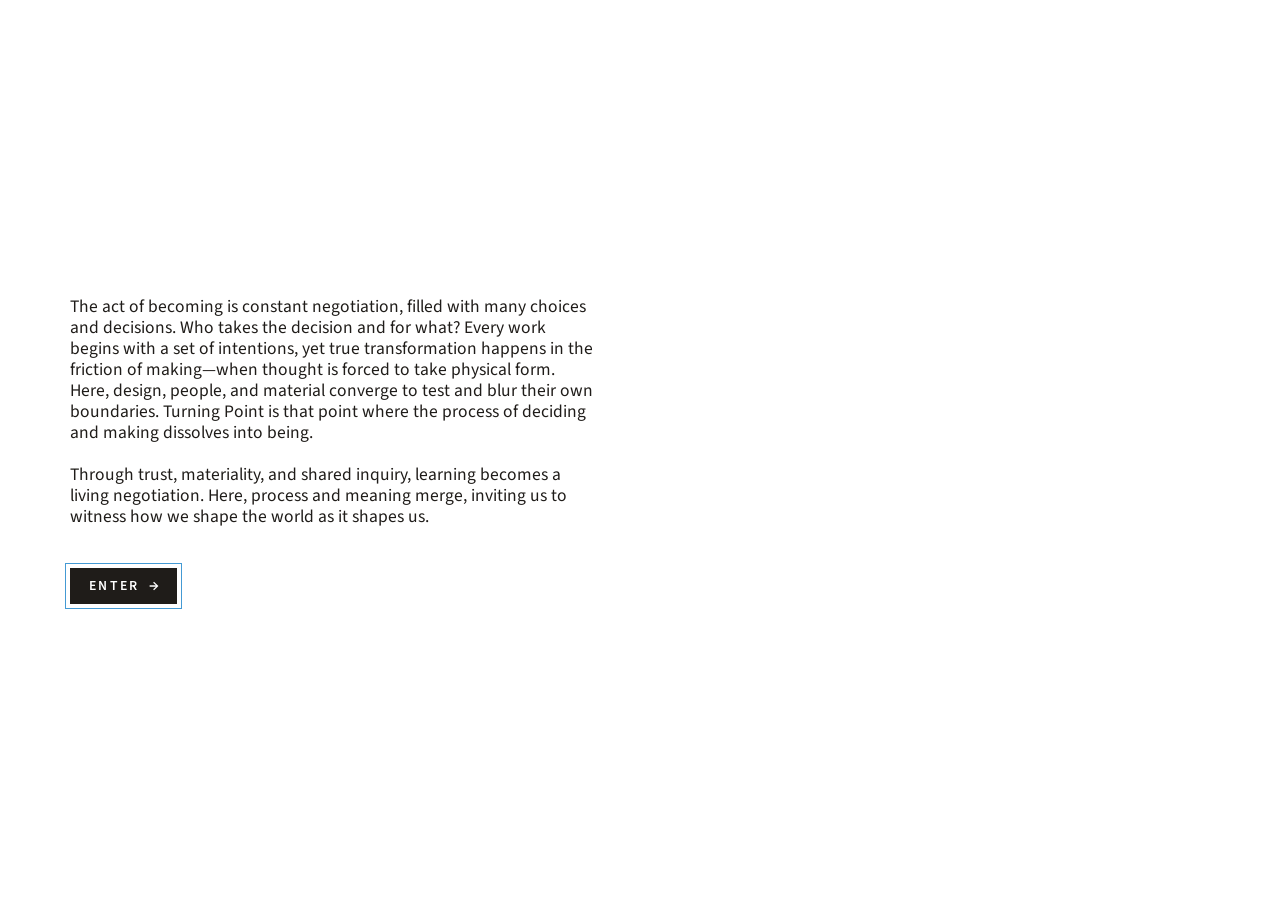
<file: index.html>
<!doctype html>
<html lang="en" data-theme="color">
<head>
  <meta charset="utf-8">
  <meta name="viewport" content="width=device-width, initial-scale=1, viewport-fit=cover">
  <title>Turning Point — Delhi Art Biennale 2026</title>
  <meta name="description" content="Turning Point is an installation project by Anant University for the Delhi Art Biennale 2026: four spiralling steel columns, perforated with patterns of emergent life-processes.">
  <meta name="theme-color" content="#ffffff">
  <meta property="og:title" content="Turning Point">
  <meta property="og:description" content="An installation by Anant University for the Delhi Art Biennale 2026.">
  <meta property="og:image" content="assets/img/process/render-01.jpg">
  <link rel="icon" href="assets/img/favicon.svg" type="image/svg+xml">

  <link rel="preconnect" href="https://fonts.googleapis.com">
  <link rel="preconnect" href="https://fonts.gstatic.com" crossorigin>
  <link href="https://fonts.googleapis.com/css2?family=Cormorant+Garamond:ital,wght@1,400;1,500&family=Source+Sans+3:wght@300;400;600&display=swap" rel="stylesheet">
  <link rel="preload" href="assets/fonts/tp-display-bold-italic.woff2" as="font" type="font/woff2" crossorigin>
  <link rel="preload" href="assets/fonts/tp-text.woff2" as="font" type="font/woff2" crossorigin>
  <link rel="stylesheet" href="css/style.css">
  <!-- the layout from admin/layout.html ("Save to site"); delete the file to go back to style.css alone -->
  <link rel="stylesheet" href="css/layout.css">
  <link rel="preload" href="assets/img/texture-blue.jpg" as="image">
  <script>if (/[?&]grid\b/.test(location.search)) document.documentElement.classList.add("show-grid");</script>

  <script>
    document.documentElement.classList.add("js");
    // ?theme=color shows the coloured version, ?theme=mono the black-and-white one
    (function () { var t = new URLSearchParams(location.search).get("theme");
      if (t === "color" || t === "mono") document.documentElement.dataset.theme = t; })();
  </script>
</head>
<body>
  <!-- faint pattern that grows under a resting cursor / a tap (js/main.js §6) -->
  <canvas id="idle" aria-hidden="true"></canvas>

  <div class="frame" id="frame">
    <!-- The finer, still pattern behind the strips (a pre-rendered tile) -->
    <div class="bgpat" id="bgpat" aria-hidden="true"><div class="bgpat__tile"></div></div>

    <!-- One canvas draws the perforated steel strips (moved between hosts by main.js) -->
    <canvas id="pattern" aria-hidden="true"></canvas>

    <!-- Where the pattern sits on the home view; the sliver is the right-edge strip -->
    <div class="stage" id="stage" aria-hidden="true"></div>
    <div class="sliver" id="sliver" aria-hidden="true"></div>
    <div class="mark" id="mark" aria-hidden="true"></div>
    <div class="org" id="org"><img src="assets/img/anu-logo.png" alt="Anant National University" width="560" height="224"></div>

    <!-- Right column: meta, title, menu. Slides away when a section is open. -->
    <aside class="side" id="side">
      <p class="meta" id="meta"></p>
      <h1 class="title" id="title">
        <a href="#" id="homeLink" aria-label="Turning Point — home">Turning Point</a>
      </h1>
      <nav class="nav" id="nav" aria-label="Sections">
        <div class="nav__list" id="navList"></div>
      </nav>
    </aside>

    <section class="intro" id="intro" aria-label="About the project"></section>

    <main class="panel" id="panel" tabindex="-1" aria-live="polite"></main>

    <p class="skip-hint" id="skipHint">click to skip</p>
  </div>

  <!-- Desktop: hovering the right edge brings the menu back while a section is open -->
  <button class="side-hot" id="sideHot" type="button" aria-label="Show menu"></button>

  <!-- a slight ink bleed for the larger type (black-and-white theme) -->
  <svg width="0" height="0" style="position:absolute" aria-hidden="true" focusable="false">
    <filter id="ink" x="-5%" y="-20%" width="110%" height="140%">
      <feTurbulence type="fractalNoise" baseFrequency=".9" numOctaves="2" seed="3" result="n"/>
      <feDisplacementMap in="SourceGraphic" in2="n" scale="1.6" xChannelSelector="R" yChannelSelector="G" result="d"/>
      <feGaussianBlur in="d" stdDeviation=".35" result="b"/>
      <feMerge><feMergeNode in="b"/><feMergeNode in="d"/></feMerge>
    </filter>
  </svg>

  <noscript>
    <style>.stage{background:url(assets/img/texture-blue.jpg) center/cover}</style>
  </noscript>

  <script src="js/content.js"></script>
  <script src="js/rd.js"></script>
  <script src="js/main.js"></script>
</body>
</html>
</file>
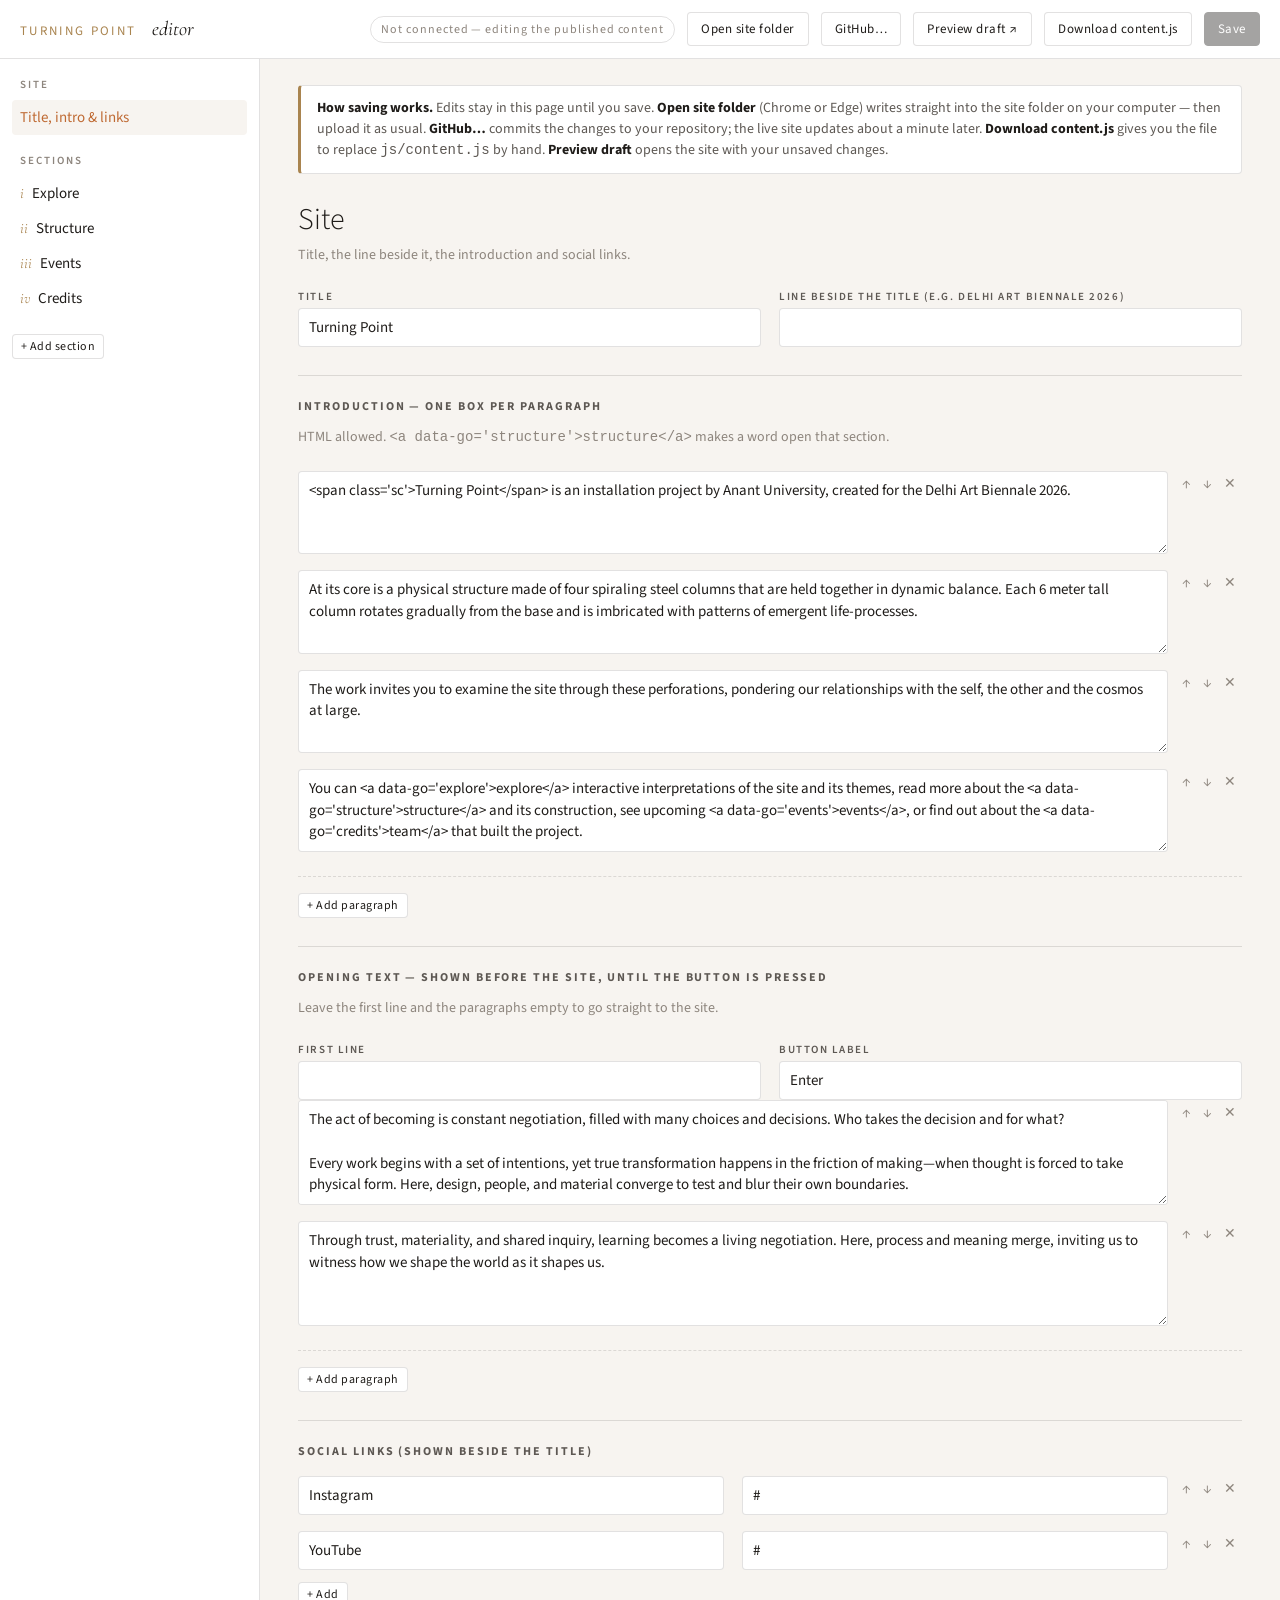
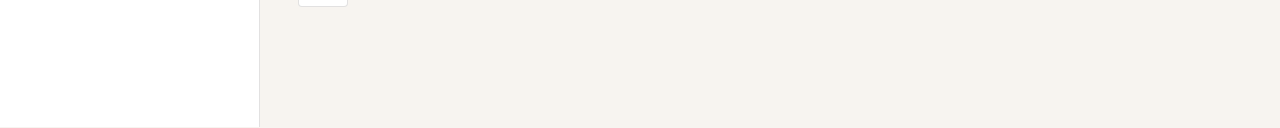
<file: admin/index.html>
<!doctype html>
<html lang="en">
<head>
  <meta charset="utf-8">
  <meta name="viewport" content="width=device-width, initial-scale=1">
  <meta name="robots" content="noindex, nofollow">
  <title>Turning Point — Editor</title>
  <link rel="icon" href="../assets/img/favicon.svg" type="image/svg+xml">
  <link rel="preconnect" href="https://fonts.googleapis.com">
  <link rel="preconnect" href="https://fonts.gstatic.com" crossorigin>
  <link href="https://fonts.googleapis.com/css2?family=Cormorant+Garamond:ital,wght@1,400&family=Source+Sans+3:wght@300;400;600&display=swap" rel="stylesheet">
<style>
  :root {
    --ink: #1f1c19; --grey: #5d5853; --soft: #8d857d; --dim: #d9d0c6; --bg: #f7f4f0;
    --gold: #a9844f; --rust: #bf6a33; --line: rgba(31,28,25,.13); --ok: #4f7a4a; --bad: #b2392b;
    --sans: "Source Sans 3", Calibri, "Segoe UI", system-ui, sans-serif;
    --serif: "Cormorant Garamond", Georgia, serif;
  }
  * { box-sizing: border-box; }
  html, body { margin: 0; height: 100%; }
  body { font-family: var(--sans); font-size: 15px; color: var(--ink); background: var(--bg); -webkit-font-smoothing: antialiased; }
  button, input, select, textarea { font: inherit; color: inherit; }
  a { color: var(--rust); }

  /* layout */
  .top {
    position: sticky; top: 0; z-index: 10;
    display: flex; align-items: center; gap: 12px; flex-wrap: wrap;
    padding: 12px 20px; background: #fff; border-bottom: 1px solid var(--line);
  }
  .brand { font-size: 13px; letter-spacing: .18em; text-transform: uppercase; color: var(--gold); margin-right: auto; }
  .brand em { font-family: var(--serif); font-size: 20px; letter-spacing: 0; text-transform: none; color: var(--ink); margin-left: .5em; }
  .status { font-size: 12px; letter-spacing: .08em; color: var(--soft); padding: 4px 10px; border: 1px solid var(--line); border-radius: 99px; white-space: nowrap; }
  .status.on { color: var(--ok); border-color: rgba(79,122,74,.4); }
  .status.dirty::after { content: " · unsaved changes"; color: var(--rust); }
  .wrap { display: grid; grid-template-columns: 260px minmax(0, 1fr); min-height: calc(100% - 60px); }
  .nav { border-right: 1px solid var(--line); padding: 18px 12px; background: #fff; }
  .main { padding: 26px clamp(16px, 3vw, 48px) 120px; max-width: 1100px; }

  /* buttons */
  .btn { border: 1px solid var(--line); background: #fff; padding: 7px 13px; border-radius: 4px; cursor: pointer; font-size: 13px; letter-spacing: .04em; white-space: nowrap; }
  .btn:hover { border-color: var(--rust); color: var(--rust); }
  .btn.primary { background: var(--ink); color: #fff; border-color: var(--ink); }
  .btn.primary:hover { background: var(--rust); border-color: var(--rust); color: #fff; }
  .btn.small { padding: 3px 8px; font-size: 12px; }
  .btn.danger:hover { border-color: var(--bad); color: var(--bad); }
  .btn:disabled { opacity: .4; cursor: default; }
  .icon { border: 0; background: none; cursor: pointer; padding: 3px 6px; color: var(--soft); font-size: 14px; border-radius: 3px; }
  .icon:hover { color: var(--rust); background: var(--bg); }

  /* left nav */
  .nav h4 { margin: 0 8px 8px; font-size: 11px; letter-spacing: .18em; text-transform: uppercase; color: var(--soft); font-weight: 600; }
  .nav ul { list-style: none; margin: 0 0 18px; padding: 0; }
  .nav li { display: flex; align-items: center; border-radius: 4px; }
  .nav li > button.go { flex: 1; text-align: left; border: 0; background: none; padding: 7px 8px; cursor: pointer; border-radius: 4px; }
  .nav li.on > button.go { background: var(--bg); color: var(--rust); }
  .nav li > button.go:hover { color: var(--rust); }
  .nav .ctl { display: none; }
  .nav li:hover .ctl { display: flex; }
  .nav .num { font-family: var(--serif); font-style: italic; color: var(--gold); margin-right: .5em; }

  /* forms */
  h2 { font-weight: 300; font-size: 30px; margin: 0 0 4px; }
  h2 .num { font-family: var(--serif); font-style: italic; color: var(--gold); margin-right: .3em; }
  .sub { color: var(--soft); margin: 0 0 24px; font-size: 14px; }
  .grid { display: grid; grid-template-columns: repeat(2, minmax(0, 1fr)); gap: 12px 18px; }
  .field { display: flex; flex-direction: column; gap: 4px; min-width: 0; }
  .field.full { grid-column: 1 / -1; }
  .field > label { font-size: 11px; letter-spacing: .14em; text-transform: uppercase; color: var(--grey); font-weight: 600; }
  .field .hint { font-size: 12px; color: var(--soft); }
  input[type=text], input[type=url], input[type=date], input[type=time], select, textarea {
    width: 100%; padding: 8px 10px; border: 1px solid var(--line); border-radius: 4px; background: #fff;
  }
  input:focus, select:focus, textarea:focus { outline: none; border-color: var(--rust); box-shadow: 0 0 0 3px rgba(191,106,51,.12); }
  textarea { min-height: 70px; resize: vertical; line-height: 1.45; }
  textarea.code { font-family: ui-monospace, Menlo, Consolas, monospace; font-size: 13px; min-height: 110px; }
  .check { display: flex; align-items: center; gap: 8px; font-size: 14px; padding-top: 18px; }

  .card {
    background: #fff; border: 1px solid var(--line); border-radius: 6px; margin: 0 0 12px;
  }
  .card > header {
    display: flex; align-items: center; gap: 10px; padding: 9px 12px; cursor: pointer; user-select: none;
  }
  .card > header .badge { font-size: 10px; letter-spacing: .16em; text-transform: uppercase; color: #fff; background: var(--gold); padding: 2px 7px; border-radius: 3px; }
  .card > header .t { flex: 1; color: var(--grey); white-space: nowrap; overflow: hidden; text-overflow: ellipsis; }
  .card > .body { padding: 6px 14px 16px; border-top: 1px solid var(--line); }
  .card.closed > .body { display: none; }
  .card .chev { color: var(--soft); transition: transform .2s; }
  .card.closed .chev { transform: rotate(-90deg); }

  .row { display: flex; gap: 8px; align-items: flex-start; margin: 0 0 8px; }
  .row > :first-child { flex: 1; }
  .list { display: flex; flex-direction: column; gap: 8px; }
  .media { display: flex; gap: 10px; align-items: center; }
  .media input { flex: 1; }
  .thumb { width: 64px; height: 64px; flex: none; border-radius: 3px; background: var(--bg) center/cover no-repeat; border: 1px solid var(--line); overflow: hidden; }
  .thumb video, .thumb img { width: 100%; height: 100%; object-fit: cover; display: block; }
  .addbar { display: flex; gap: 8px; align-items: center; margin-top: 16px; padding-top: 16px; border-top: 1px dashed var(--line); }
  .addbar select { width: auto; }
  hr { border: 0; border-top: 1px solid var(--line); margin: 28px 0 22px; }
  h3 { font-size: 12px; letter-spacing: .16em; text-transform: uppercase; color: var(--grey); margin: 0 0 12px; }

  /* dialog */
  dialog { border: 1px solid var(--line); border-radius: 8px; padding: 22px 24px; width: min(520px, 92vw); }
  dialog::backdrop { background: rgba(31,28,25,.35); }
  dialog h3 { margin-bottom: 14px; }
  dialog .grid { grid-template-columns: 1fr; }
  dialog footer { display: flex; justify-content: flex-end; gap: 8px; margin-top: 18px; }

  .toast {
    position: fixed; left: 50%; bottom: 24px; transform: translate(-50%, 20px); opacity: 0;
    background: var(--ink); color: #fff; padding: 10px 16px; border-radius: 6px; font-size: 14px;
    transition: opacity .3s, transform .3s; z-index: 50; max-width: 90vw;
  }
  .toast.show { opacity: 1; transform: translate(-50%, 0); }
  .toast.err { background: var(--bad); }
  .combine { display: flex; align-items: center; gap: 10px; margin: 0 0 12px; padding: 8px 12px; border: 1px dashed var(--line); border-radius: 6px; font-size: 13px; color: var(--soft); }
  .combine.on { border-color: var(--rust); color: var(--ink); background: #fff; }
  .card.picked { border-color: var(--rust); box-shadow: 0 0 0 2px rgba(191,106,51,.15); }
  .pick { width: 16px; height: 16px; accent-color: var(--rust); cursor: pointer; }
  .row.slide { padding: 10px; border: 1px solid var(--line); border-radius: 4px; background: var(--bg); }
  .intro-note { background: #fff; border: 1px solid var(--line); border-left: 3px solid var(--gold); padding: 12px 16px; border-radius: 4px; margin-bottom: 24px; color: var(--grey); font-size: 14px; line-height: 1.5; }
  .intro-note b { color: var(--ink); }

  @media (max-width: 760px) {
    .wrap { grid-template-columns: 1fr; }
    .nav { border-right: 0; border-bottom: 1px solid var(--line); }
    .grid { grid-template-columns: 1fr; }
  }
</style>
</head>
<body>
  <div class="top">
    <div class="brand">Turning Point <em>editor</em></div>
    <span class="status" id="status">Not connected — editing the published content</span>
    <button class="btn" id="openFolder" title="Chrome / Edge: read and write the site folder on this computer">Open site folder</button>
    <button class="btn" id="openGithub">GitHub…</button>
    <button class="btn" id="preview" title="Open the site with your unsaved changes">Preview draft ↗</button>
    <button class="btn" id="download" title="Download js/content.js to replace by hand">Download content.js</button>
    <button class="btn primary" id="save" disabled>Save</button>
  </div>

  <div class="wrap">
    <aside class="nav" id="nav"></aside>
    <main class="main" id="main"></main>
  </div>

  <dialog id="ghDialog">
    <form method="dialog">
      <h3>Save to GitHub</h3>
      <div class="grid">
        <div class="field"><label>Repository (owner/name)</label><input type="text" id="ghRepo" placeholder="your-name/turning-point"></div>
        <div class="field"><label>Branch</label><input type="text" id="ghBranch" value="main"></div>
        <div class="field"><label>Folder inside the repository</label><input type="text" id="ghBase" placeholder="(leave empty if the site is at the top level)"></div>
        <div class="field"><label>Personal access token</label><input type="text" id="ghToken" placeholder="github_pat_…" autocomplete="off">
          <span class="hint">A fine-grained token with <b>Contents: read and write</b> on this one repository. Create it at github.com → Settings → Developer settings.</span></div>
        <label class="check"><input type="checkbox" id="ghRemember"> Remember on this browser</label>
      </div>
      <footer>
        <button class="btn" value="cancel">Cancel</button>
        <button class="btn primary" id="ghConnect" value="ok">Connect</button>
      </footer>
    </form>
  </dialog>

  <div class="toast" id="toast"></div>

  <script src="../js/content.js"></script>
<script>
(function () {
  "use strict";

  /* ======================================================================
     Data + helpers
     ====================================================================== */
  let data = JSON.parse(JSON.stringify(window.SITE || { title: "", meta: "", intro: [], socials: [], sections: [] }));
  let dirty = false;
  let view = { kind: "site", index: 0 };
  const open = new Set();                 // which item cards are expanded
  const selected = new Set();             // images ticked for "combine into carousel"
  const blobs = {};                       // freshly uploaded files → object URLs for previews

  const $ = s => document.querySelector(s);
  const h = (tag, attrs = {}, ...kids) => {
    const el = document.createElement(tag);
    for (const [k, v] of Object.entries(attrs || {})) {
      if (v == null || v === false) continue;
      if (k.startsWith("on")) el.addEventListener(k.slice(2), v);
      else if (k === "class") el.className = v;
      else if (k === "html") el.innerHTML = v;
      else if (k === "value") el.value = v;
      else if (k in el && typeof v !== "string") el[k] = v;
      else el.setAttribute(k, v === true ? "" : v);
    }
    kids.flat().forEach(c => c != null && el.append(c.nodeType ? c : document.createTextNode(c)));
    return el;
  };
  const toast = (msg, err) => {
    const t = $("#toast"); t.textContent = msg; t.classList.toggle("err", !!err); t.classList.add("show");
    clearTimeout(t._t); t._t = setTimeout(() => t.classList.remove("show"), err ? 6000 : 2600);
  };
  const setDirty = (v = true) => { dirty = v; renderStatus(); };
  const move = (arr, i, d) => { const j = i + d; if (j < 0 || j >= arr.length) return; [arr[i], arr[j]] = [arr[j], arr[i]]; };
  const strip = s => String(s || "").replace(/<[^>]+>/g, "").trim();
  const resolve = p => !p ? "" : blobs[p] || (/^(https?:|data:|blob:)/.test(p) ? p : "../" + p);

  window.addEventListener("beforeunload", e => { if (dirty) { e.preventDefault(); e.returnValue = ""; } });

  /* ======================================================================
     Field schema
     ====================================================================== */
  const TYPES = {
    text:    { label: "Text", fields: [["span", "span"], ["title", "text", "Heading"], ["body", "html", "Body (HTML: <p>, <em>, <a href>)"]] },
    image:   { label: "Image", fields: [["span", "span"], ["src", "media:image", "Image"], ["alt", "text", "Alt text (for screen readers)"], ["caption", "html1", "Caption"], ["ratio", "text", "Aspect ratio (w/h, e.g. 4/3) — set automatically on upload"]] },
    carousel:{ label: "Carousel", fields: [["span", "span"], ["ratio", "text", "Aspect ratio of the frame (w/h) — set from the first image"], ["slides", "slides"]] },
    video:   { label: "Video", fields: [["span", "span"], ["src", "media:video", "Video file (.mp4)"], ["poster", "media:image", "Poster image"], ["caption", "html1", "Caption"], ["ratio", "text", "Aspect ratio (w/h)"], ["autoplay", "bool", "Play silently on a loop (no controls)"]] },
    embed:   { label: "Embed", fields: [["span", "span"], ["src", "url", "Embed URL (YouTube: https://www.youtube.com/embed/ID)"], ["caption", "html1", "Caption"], ["ratio", "text", "Aspect ratio (w/h)"]] },
    project: { label: "Exploration", fields: [["index", "text", "Number"], ["title", "text", "Title"], ["text", "html1", "Description"], ["href", "text", "Page (e.g. explorations/flux/index.html) — empty = forthcoming"], ["thumb", "media:image", "Thumbnail (portrait, 3:5)"], ["status", "text", "Status label (e.g. In progress)"], ["newTab", "bool", "Open in a new tab"]] },
    event:   { label: "Event", fields: [["span", "span"], ["date", "date", "Date"], ["time", "time", "Time"], ["title", "text", "Title"], ["place", "text", "Place"], ["text", "html1", "Description"], ["link", "url", "Link"], ["linkLabel", "text", "Link label (e.g. Register)"]] },
    credits: { label: "Credits", fields: [["span", "span"], ["groups", "groups"]] },
    links:   { label: "Links", fields: [["span", "span"], ["title", "text", "Heading"], ["links", "pairs:label:url"]] }
  };
  const BLANK = {
    text: { type: "text", span: 2, title: "", body: "<p></p>" },
    image: { type: "image", span: 2, src: "", alt: "", caption: "", ratio: "4/3" },
    carousel: { type: "carousel", span: 3, ratio: "1800/1273", slides: [] },
    video: { type: "video", span: 2, src: "", poster: "", caption: "", ratio: "16/9" },
    embed: { type: "embed", span: 2, src: "", caption: "", ratio: "16/9" },
    project: { type: "project", index: "", title: "", text: "", href: "", thumb: "", status: "" },
    event: { type: "event", span: 4, date: new Date().toISOString().slice(0, 10), time: "", title: "", place: "", text: "", link: "", linkLabel: "" },
    credits: { type: "credits", span: 3, groups: [{ role: "", names: [] }] },
    links: { type: "links", span: 1, title: "", links: [{ label: "", url: "" }] }
  };
  const summary = it => it.type === "carousel" ? `${(it.slides || []).length} images — ${strip((it.slides || [])[0]?.caption) || ""}` : strip(it.title) || strip(it.caption) || strip(it.alt) || (it.src || "").split("/").pop() || strip(it.text) || (it.groups ? it.groups.map(g => g.role).join(", ") : "") || "(empty)";

  /* ======================================================================
     Field widgets
     ====================================================================== */
  function fieldEl(obj, key, kind, label, onChange) {
    const set = v => { obj[key] = v; setDirty(); onChange && onChange(); };
    const wrap = (cls, ...kids) => h("div", { class: "field " + (cls || "") }, label ? h("label", {}, label) : null, ...kids);

    if (kind === "span") {
      return wrap("", h("select", { onchange: e => set(+e.target.value) },
        [1, 2, 3, 4].map(n => h("option", { value: n, selected: (obj.span || 1) === n }, n === 4 ? "4 — full width" : `${n} column${n > 1 ? "s" : ""}`))));
    }
    if (kind === "layout") {
      return wrap("", h("select", { onchange: e => set(e.target.value || undefined) },
        h("option", { value: "", selected: !obj.layout }, "Vertical — scroll down"),
        h("option", { value: "horizontal", selected: obj.layout === "horizontal" }, "Horizontal — scroll sideways, full height"),
        h("option", { value: "feature", selected: obj.layout === "feature" }, "Feature — one big image carousel beside a column of text")));
    }
    if (kind === "bool") {
      return h("label", { class: "check" }, h("input", { type: "checkbox", checked: !!obj[key], onchange: e => set(e.target.checked) }), label);
    }
    if (kind === "html") {
      return wrap("full", h("textarea", { class: "code", value: obj[key] || "", oninput: e => set(e.target.value) }));
    }
    if (kind === "html1") {
      return wrap("full", h("textarea", { value: obj[key] || "", rows: 2, oninput: e => set(e.target.value) }));
    }
    if (kind === "date" || kind === "time" || kind === "url" || kind === "text") {
      return wrap("", h("input", { type: kind === "url" ? "url" : kind, value: obj[key] || "", oninput: e => set(e.target.value) }));
    }
    if (kind.startsWith("media")) {
      const accept = kind.endsWith("video") ? "video/*" : "image/*";
      const thumb = h("div", { class: "thumb" });
      const paint = () => {
        thumb.innerHTML = "";
        const src = resolve(obj[key]);
        if (!src) return;
        thumb.append(/\.(mp4|webm|mov)$/i.test(obj[key]) ? h("video", { src, muted: true }) : h("img", { src, alt: "" }));
      };
      const input = h("input", { type: "text", value: obj[key] || "", placeholder: "assets/…", oninput: e => { set(e.target.value); paint(); } });
      const file = h("input", { type: "file", accept, hidden: true, onchange: async e => {
        const f = e.target.files[0]; if (!f) return;
        const path = await uploadFile(f);
        if (!path) return;
        input.value = path; obj[key] = path; setDirty(); paint();
        if (key === "src" && "ratio" in obj) {
          const r = await mediaRatio(f); if (r) { obj.ratio = r; renderMain(); }
        }
      } });
      paint();
      return wrap("full", h("div", { class: "media" }, thumb, input,
        h("button", { class: "btn small", type: "button", onclick: () => backend ? file.click() : toast("Open the site folder or connect GitHub first, so the file has somewhere to go.", true) }, "Upload…"), file));
    }
    if (kind === "groups") {
      obj.groups = obj.groups || [];
      return h("div", { class: "field full" }, h("label", {}, "Groups — one name per line"),
        h("div", { class: "list" }, obj.groups.map((g, i) => h("div", { class: "row" },
          h("div", { class: "grid", style: "grid-template-columns: 1fr 1.4fr" },
            h("input", { type: "text", value: g.role || "", placeholder: "Role", oninput: e => { g.role = e.target.value; setDirty(); } }),
            h("textarea", { rows: Math.max(2, (g.names || []).length), value: (g.names || []).join("\n"), placeholder: "Names", oninput: e => { g.names = e.target.value.split("\n").map(s => s.trim()).filter(Boolean); setDirty(); } })),
          ctl(obj.groups, i)))),
        h("div", {}, h("button", { class: "btn small", type: "button", onclick: () => { obj.groups.push({ role: "", names: [] }); setDirty(); renderMain(); } }, "+ Add group")));
    }
    if (kind === "slides") {
      obj.slides = obj.slides || [];
      return h("div", { class: "field full" }, h("label", {}, "Slides"),
        h("div", { class: "list" }, obj.slides.map((sl, i) => h("div", { class: "row slide" },
          h("div", { class: "grid" },
            fieldEl(sl, "src", "media:image", `Image ${i + 1}`, () => {
              if (i === 0 && sl.src) mediaRatioFromPath(sl.src).then(r => { if (r) { obj.ratio = r; } });
            }),
            fieldEl(sl, "caption", "html1", "Caption"),
            fieldEl(sl, "alt", "text", "Alt text")),
          ctl(obj.slides, i)))),
        h("div", {}, h("button", { class: "btn small", type: "button", onclick: () => { obj.slides.push({ src: "", alt: "", caption: "" }); setDirty(); renderMain(); } }, "+ Add slide")));
    }
    if (kind.startsWith("pairs")) {
      const [, a, b] = kind.split(":");
      obj[key] = obj[key] || [];
      return h("div", { class: "field full" }, h("label", {}, label || key),
        h("div", { class: "list" }, obj[key].map((p, i) => h("div", { class: "row" },
          h("div", { class: "grid" },
            h("input", { type: "text", value: p[a] || "", placeholder: a, oninput: e => { p[a] = e.target.value; setDirty(); } }),
            h("input", { type: "text", value: p[b] || "", placeholder: b, oninput: e => { p[b] = e.target.value; setDirty(); } })),
          ctl(obj[key], i)))),
        h("div", {}, h("button", { class: "btn small", type: "button", onclick: () => { obj[key].push({ [a]: "", [b]: "" }); setDirty(); renderMain(); } }, "+ Add")));
    }
    return wrap("", h("input", { type: "text", value: obj[key] || "", oninput: e => set(e.target.value) }));
  }

  // ↑ ↓ ✕ controls for any list
  function ctl(arr, i, extra) {
    return h("div", { class: "ctl", style: "display:flex" },
      h("button", { class: "icon", type: "button", title: "Move up", onclick: e => { e.stopPropagation(); move(arr, i, -1); setDirty(); render(); } }, "↑"),
      h("button", { class: "icon", type: "button", title: "Move down", onclick: e => { e.stopPropagation(); move(arr, i, 1); setDirty(); render(); } }, "↓"),
      extra || null,
      h("button", { class: "icon", type: "button", title: "Delete", onclick: e => {
        e.stopPropagation();
        if (!confirm("Delete this?")) return;
        arr.splice(i, 1); setDirty(); render();
      } }, "✕"));
  }

  /* ======================================================================
     Views
     ====================================================================== */
  function renderNav() {
    const nav = $("#nav"); nav.innerHTML = "";
    nav.append(h("h4", {}, "Site"),
      h("ul", {}, h("li", { class: view.kind === "site" ? "on" : "" },
        h("button", { class: "go", onclick: () => { view = { kind: "site" }; render(); } }, "Title, intro & links"))));
    nav.append(h("h4", {}, "Sections"),
      h("ul", {}, data.sections.map((s, i) => h("li", { class: view.kind === "section" && view.index === i ? "on" : "" },
        h("button", { class: "go", onclick: () => { view = { kind: "section", index: i }; render(); } },
          h("span", { class: "num" }, ["i", "ii", "iii", "iv", "v", "vi", "vii", "viii"][i] || i + 1), s.label || s.id || "(untitled)"),
        h("span", { class: "ctl" }, ctl(data.sections, i))))),
      h("button", { class: "btn small", onclick: () => {
        const id = prompt("Short id for the new section (letters only, used in the link, e.g. press):");
        if (!id) return;
        const clean = id.toLowerCase().replace(/[^a-z0-9-]/g, "");
        if (!clean || data.sections.some(s => s.id === clean)) return toast("That id is empty or already used.", true);
        data.sections.push({ id: clean, label: id, heading: id, lede: "", items: [] });
        view = { kind: "section", index: data.sections.length - 1 }; setDirty(); render();
      } }, "+ Add section"));
  }

  function renderMain() {
    const main = $("#main"); main.innerHTML = "";
    if (view.kind === "site") return renderSite(main);
    const sec = data.sections[view.index];
    if (!sec) { view = { kind: "site" }; return renderSite(main); }
    renderSection(main, sec, view.index);
  }

  function renderSite(main) {
    if (!backend) main.append(h("div", { class: "intro-note", html:
      "<b>How saving works.</b> Edits stay in this page until you save. " +
      "<b>Open site folder</b> (Chrome or Edge) writes straight into the site folder on your computer — then upload it as usual. " +
      "<b>GitHub…</b> commits the changes to your repository; the live site updates about a minute later. " +
      "<b>Download content.js</b> gives you the file to replace <code>js/content.js</code> by hand. " +
      "<b>Preview draft</b> opens the site with your unsaved changes." }));
    main.append(h("h2", {}, "Site"), h("p", { class: "sub" }, "Title, the line beside it, the introduction and social links."));
    main.append(h("div", { class: "grid" },
      fieldEl(data, "title", "text", "Title"),
      fieldEl(data, "meta", "text", "Line beside the title (e.g. Delhi Art Biennale 2026)")));

    main.append(h("hr"), h("h3", {}, "Introduction — one box per paragraph"),
      h("p", { class: "sub", html: "HTML allowed. <code>&lt;a data-go='structure'&gt;structure&lt;/a&gt;</code> makes a word open that section." }));
    data.intro = data.intro || [];
    main.append(h("div", { class: "list" }, data.intro.map((p, i) => h("div", { class: "row" },
      h("textarea", { rows: 3, value: p, oninput: e => { data.intro[i] = e.target.value; setDirty(); } }), ctl(data.intro, i)))));
    main.append(h("div", { class: "addbar" }, h("button", { class: "btn small", onclick: () => { data.intro.push(""); setDirty(); renderMain(); } }, "+ Add paragraph")));

    main.append(h("hr"), h("h3", {}, "Opening text — shown before the site, until the button is pressed"),
      h("p", { class: "sub" }, "Leave the first line and the paragraphs empty to go straight to the site."));
    data.preface = data.preface || { lead: "", paragraphs: [], button: "Enter" };
    data.preface.paragraphs = data.preface.paragraphs || [];
    main.append(h("div", { class: "grid" },
      fieldEl(data.preface, "lead", "text", "First line"),
      fieldEl(data.preface, "button", "text", "Button label")));
    main.append(h("div", { class: "list" }, data.preface.paragraphs.map((p, i) => h("div", { class: "row" },
      h("textarea", { rows: 4, value: p, oninput: e => { data.preface.paragraphs[i] = e.target.value; setDirty(); } }), ctl(data.preface.paragraphs, i)))));
    main.append(h("div", { class: "addbar" }, h("button", { class: "btn small", onclick: () => { data.preface.paragraphs.push(""); setDirty(); renderMain(); } }, "+ Add paragraph")));

    main.append(h("hr"), h("h3", {}, "Social links (shown beside the title)"));
    data.socials = data.socials || [];
    main.append(fieldEl(data, "socials", "pairs:label:url", " "));
  }

  function renderSection(main, sec, si) {
    main.append(h("h2", {}, h("span", { class: "num" }, (["i", "ii", "iii", "iv", "v", "vi", "vii", "viii"][si] || si + 1) + "."), sec.heading || sec.label));
    main.append(h("p", { class: "sub" }, `Opens at …/index.html#${sec.id}`));
    main.append(h("div", { class: "grid" },
      fieldEl(sec, "label", "text", "Menu label", renderNav),
      fieldEl(sec, "id", "text", "Id (used in the link — letters, numbers, hyphens)", renderNav),
      fieldEl(sec, "heading", "text", "Heading"),
      fieldEl(sec, "lede", "text", "Short line beside the heading"),
      fieldEl(sec, "layout", "layout", "Layout (desktop)"),
      fieldEl(sec, "comingSoon", "bool", "Show only “Coming soon.” (the boxes below are kept for later)")));

    main.append(h("hr"), h("h3", {}, `Boxes (${sec.items.length})`));
    if (sec.items.some(i => i.type === "project")) main.append(h("p", { class: "sub" }, "Exploration boxes that follow each other are shown as one sideways-scrolling row of tall cards."));
    // tick images, then combine them into one carousel
    const picked = sec.items.filter(it => selected.has(it));
    if (sec.items.some(it => it.type === "image")) {
      main.append(h("div", { class: "combine" + (picked.length ? " on" : "") },
        h("span", {}, picked.length ? `${picked.length} image${picked.length > 1 ? "s" : ""} selected` : "Tick images (☐) to combine them into a carousel."),
        h("button", { class: "btn small", type: "button", disabled: picked.length < 2, onclick: () => {
          const idx = picked.map(it => sec.items.indexOf(it)).sort((a, b) => a - b);
          const first = sec.items[idx[0]];
          const cz = { type: "carousel", span: Math.max(...picked.map(it => it.span || 2)), ratio: first.ratio || "4/3",
                       slides: idx.map(k => ({ src: sec.items[k].src, alt: sec.items[k].alt || "", caption: sec.items[k].caption || "" })) };
          for (const k of idx.slice().reverse()) sec.items.splice(k, 1);
          sec.items.splice(idx[0], 0, cz);
          selected.clear(); open.add(cz); setDirty(); render();
          toast("Combined into a carousel — remember to Save.");
        } }, "Combine into carousel"),
        picked.length ? h("button", { class: "btn small", type: "button", onclick: () => { selected.clear(); renderMain(); } }, "Clear") : null));
    }

    sec.items.forEach((it, i) => {
      const key = sec.id + ":" + i;
      const T = TYPES[it.type] || { label: it.type, fields: [] };
      const card = h("div", { class: "card" + (open.has(it) ? "" : " closed") + (selected.has(it) ? " picked" : "") });
      const pick = it.type === "image" ? h("input", { type: "checkbox", class: "pick", title: "Select to combine into a carousel", checked: selected.has(it),
        onclick: e => e.stopPropagation(),
        onchange: e => { e.target.checked ? selected.add(it) : selected.delete(it); renderMain(); } }) : null;
      const split = it.type === "carousel" ? h("button", { class: "icon", type: "button", title: "Split back into separate images", onclick: e => {
        e.stopPropagation();
        const imgs = (it.slides || []).map(sl => ({ type: "image", span: 2, ratio: it.ratio, src: sl.src, alt: sl.alt || "", caption: sl.caption || "" }));
        sec.items.splice(i, 1, ...imgs); setDirty(); render();
      } }, "⇹") : null;
      const header = h("header", { onclick: () => { open.has(it) ? open.delete(it) : open.add(it); card.classList.toggle("closed"); } },
        pick, h("span", { class: "chev" }, "▾"), h("span", { class: "badge" }, T.label), h("span", { class: "t" }, summary(it)), split,
        ctl(sec.items, i, h("button", { class: "icon", type: "button", title: "Duplicate", onclick: e => {
          e.stopPropagation(); const copy = JSON.parse(JSON.stringify(it)); sec.items.splice(i + 1, 0, copy); open.add(copy); setDirty(); render();
        } }, "⧉")));
      const grid = h("div", { class: "grid" }, T.fields.map(([k, kind, label]) =>
        fieldEl(it, k, kind, label || k, () => { header.querySelector(".t").textContent = summary(it); })));
      card.append(header, h("div", { class: "body" }, grid));
      main.append(card);
    });

    const sel = h("select", {}, Object.entries(TYPES).map(([k, t]) => h("option", { value: k }, t.label)));
    main.append(h("div", { class: "addbar" }, sel,
      h("button", { class: "btn", onclick: () => {
        const it = JSON.parse(JSON.stringify(BLANK[sel.value]));
        sec.items.push(it); open.add(it); setDirty(); renderMain();
        window.scrollTo({ top: document.body.scrollHeight, behavior: "smooth" });
      } }, "+ Add box")));
  }

  function renderStatus() {
    const st = $("#status");
    st.textContent = backend ? backend.label : "Not connected — editing the published content";
    st.classList.toggle("on", !!backend);
    st.classList.toggle("dirty", dirty);
    $("#save").disabled = !backend || !dirty;
  }
  function render() { renderNav(); renderMain(); renderStatus(); }

  /* ======================================================================
     Serialising content.js
     ====================================================================== */
  const HEADER = `/* =====================================================================
   TURNING POINT — site content
   Edited with admin/index.html — or by hand: it is plain JavaScript.
   Box types: text, image, carousel, video, embed, project, event, credits, links
   (see README.md). Paths are relative to index.html.
   ===================================================================== */

`;
  const serialise = () => HEADER + "window.SITE = " + JSON.stringify(data, null, 2) + ";\n";
  function parseContent(text) {
    const w = {};
    new Function("window", text + "\n;")(w);   // the site's own content file
    if (!w.SITE || !Array.isArray(w.SITE.sections)) throw new Error("js/content.js does not define window.SITE");
    return w.SITE;
  }

  /* ======================================================================
     Backends: local folder (File System Access API) and GitHub
     ====================================================================== */
  let backend = null;

  async function getHandle(dir, path, create) {
    const parts = path.split("/").filter(Boolean);
    const name = parts.pop();
    for (const p of parts) dir = await dir.getDirectoryHandle(p, { create });
    return { dir, name };
  }

  const localBackend = root => ({
    label: `Folder: ${root.name}`,
    async read(path) {
      const { dir, name } = await getHandle(root, path, false);
      return (await (await dir.getFileHandle(name)).getFile()).text();
    },
    async exists(path) {
      try { const { dir, name } = await getHandle(root, path, false); await dir.getFileHandle(name); return true; } catch { return false; }
    },
    async write(path, content) {
      const { dir, name } = await getHandle(root, path, true);
      const fh = await dir.getFileHandle(name, { create: true });
      const w = await fh.createWritable(); await w.write(content); await w.close();
    }
  });

  const b64 = buf => {
    let s = ""; const bytes = new Uint8Array(buf);
    for (let i = 0; i < bytes.length; i += 0x8000) s += String.fromCharCode.apply(null, bytes.subarray(i, i + 0x8000));
    return btoa(s);
  };
  const githubBackend = ({ repo, branch, base, token }) => {
    const shas = {};
    const full = p => (base ? base.replace(/\/+$/, "") + "/" : "") + p;
    const api = (p, opt = {}) => fetch(`https://api.github.com/repos/${repo}/contents/${full(p).split("/").map(encodeURIComponent).join("/")}${opt.method ? "" : `?ref=${encodeURIComponent(branch)}`}`, {
      ...opt, headers: { Authorization: `Bearer ${token}`, Accept: "application/vnd.github+json", ...(opt.headers || {}) }
    });
    return {
      label: `GitHub: ${repo}@${branch}`,
      async read(path) {
        const r = await api(path);
        if (!r.ok) throw new Error(`GitHub ${r.status}: could not read ${full(path)}`);
        const j = await r.json(); shas[path] = j.sha;
        return new TextDecoder().decode(Uint8Array.from(atob(j.content.replace(/\n/g, "")), c => c.charCodeAt(0)));
      },
      async exists(path) { const r = await api(path); if (r.ok) { shas[path] = (await r.json()).sha; } return r.ok; },
      async write(path, content) {
        const body = typeof content === "string" ? b64(new TextEncoder().encode(content)) : b64(await content.arrayBuffer());
        if (!(path in shas)) await this.exists(path);
        const r = await api(path, { method: "PUT", body: JSON.stringify({ message: `Update ${path} from the editor`, content: body, branch, sha: shas[path] }) });
        if (!r.ok) throw new Error(`GitHub ${r.status}: ${(await r.json().catch(() => ({}))).message || "could not save"} (${full(path)})`);
        shas[path] = (await r.json()).content.sha;
      }
    };
  };

  async function connect(be) {
    try {
      const text = await be.read("js/content.js");
      if (dirty && !confirm("Load the content from there? Your unsaved edits here will be replaced.")) { backend = be; renderStatus(); return; }
      data = parseContent(text);
      backend = be; dirty = false; open.clear();
      render();
      toast("Connected — " + be.label);
    } catch (e) {
      console.error(e);
      toast(e.message || String(e), true);
    }
  }

  $("#openFolder").addEventListener("click", async () => {
    if (!window.showDirectoryPicker) return toast("Your browser can't open folders — use Chrome or Edge, or GitHub / Download instead.", true);
    try {
      const dir = await window.showDirectoryPicker({ id: "turning-point-site", mode: "readwrite" });
      const be = localBackend(dir);
      if (!(await be.exists("js/content.js"))) return toast("Choose the site folder — the one that contains index.html and js/content.js.", true);
      await connect(be);
    } catch (e) { if (e.name !== "AbortError") toast(e.message, true); }
  });

  const gh = $("#ghDialog");
  $("#openGithub").addEventListener("click", () => {
    try {
      const saved = JSON.parse(localStorage.getItem("tp-github") || "{}");
      if (saved.repo) { $("#ghRepo").value = saved.repo; $("#ghBranch").value = saved.branch || "main"; $("#ghBase").value = saved.base || ""; $("#ghToken").value = saved.token || ""; $("#ghRemember").checked = true; }
    } catch {}
    gh.showModal();
  });
  gh.addEventListener("close", async () => {
    if (gh.returnValue !== "ok") return;
    const cfg = { repo: $("#ghRepo").value.trim().replace(/^https:\/\/github\.com\//, "").replace(/\/$/, ""), branch: $("#ghBranch").value.trim() || "main", base: $("#ghBase").value.trim(), token: $("#ghToken").value.trim() };
    if (!cfg.repo || !cfg.token) return toast("Repository and token are both needed.", true);
    try { if ($("#ghRemember").checked) localStorage.setItem("tp-github", JSON.stringify(cfg)); else localStorage.removeItem("tp-github"); } catch {}
    await connect(githubBackend(cfg));
  });

  async function save() {
    if (!backend) return toast("Open the site folder or connect GitHub first — or use Download.", true);
    const btn = $("#save"); btn.disabled = true; btn.textContent = "Saving…";
    try {
      await backend.write("js/content.js", serialise());
      setDirty(false);
      toast(backend.label.startsWith("GitHub") ? "Saved to GitHub — the live site updates in about a minute." : "Saved to js/content.js");
    } catch (e) { console.error(e); toast(e.message || String(e), true); }
    btn.textContent = "Save"; renderStatus();
  }
  $("#save").addEventListener("click", save);
  document.addEventListener("keydown", e => { if ((e.ctrlKey || e.metaKey) && e.key === "s") { e.preventDefault(); save(); } });

  $("#download").addEventListener("click", () => {
    const a = h("a", { href: URL.createObjectURL(new Blob([serialise()], { type: "text/javascript" })), download: "content.js" });
    document.body.append(a); a.click(); a.remove();
    toast("Downloaded — replace js/content.js in the site folder with it.");
  });

  $("#preview").addEventListener("click", () => {
    try { localStorage.setItem("tp-draft", JSON.stringify(data)); }
    catch { return toast("This browser blocked the preview storage.", true); }
    window.open("../index.html?draft", "_blank");
  });

  /* uploads go to assets/uploads/<name> */
  async function uploadFile(file) {
    if (file.size > 25 * 1024 * 1024 && !confirm(`${file.name} is ${(file.size / 1048576).toFixed(0)} MB. Large files load slowly (and GitHub refuses files over 100 MB). Upload anyway?`)) return null;
    const dot = file.name.lastIndexOf(".");
    const stem = (dot > 0 ? file.name.slice(0, dot) : file.name).toLowerCase().replace(/[^a-z0-9]+/g, "-").replace(/^-|-$/g, "") || "file";
    const ext = dot > 0 ? file.name.slice(dot).toLowerCase() : "";
    let path = `assets/uploads/${stem}${ext}`, n = 2;
    while (await backend.exists(path)) path = `assets/uploads/${stem}-${n++}${ext}`;
    toast(`Uploading ${file.name}…`);
    try {
      await backend.write(path, file);
      blobs[path] = URL.createObjectURL(file);
      toast(`Uploaded to ${path} — remember to Save.`);
      return path;
    } catch (e) { console.error(e); toast(e.message || String(e), true); return null; }
  }

  function mediaRatioFromPath(path) {
    return new Promise(res => {
      const i = new Image();
      i.onload = () => res(i.naturalWidth && i.naturalHeight ? `${i.naturalWidth}/${i.naturalHeight}` : null);
      i.onerror = () => res(null); i.src = resolve(path);
    });
  }

  function mediaRatio(file) {
    return new Promise(res => {
      const url = URL.createObjectURL(file);
      const done = (w, h) => res(w && h ? `${w}/${h}` : null);
      if (file.type.startsWith("video")) {
        const v = document.createElement("video"); v.preload = "metadata";
        v.onloadedmetadata = () => done(v.videoWidth, v.videoHeight); v.onerror = () => done(); v.src = url;
      } else {
        const i = new Image(); i.onload = () => done(i.naturalWidth, i.naturalHeight); i.onerror = () => done(); i.src = url;
      }
    });
  }

  render();
})();
</script>
</body>
</html>
</file>
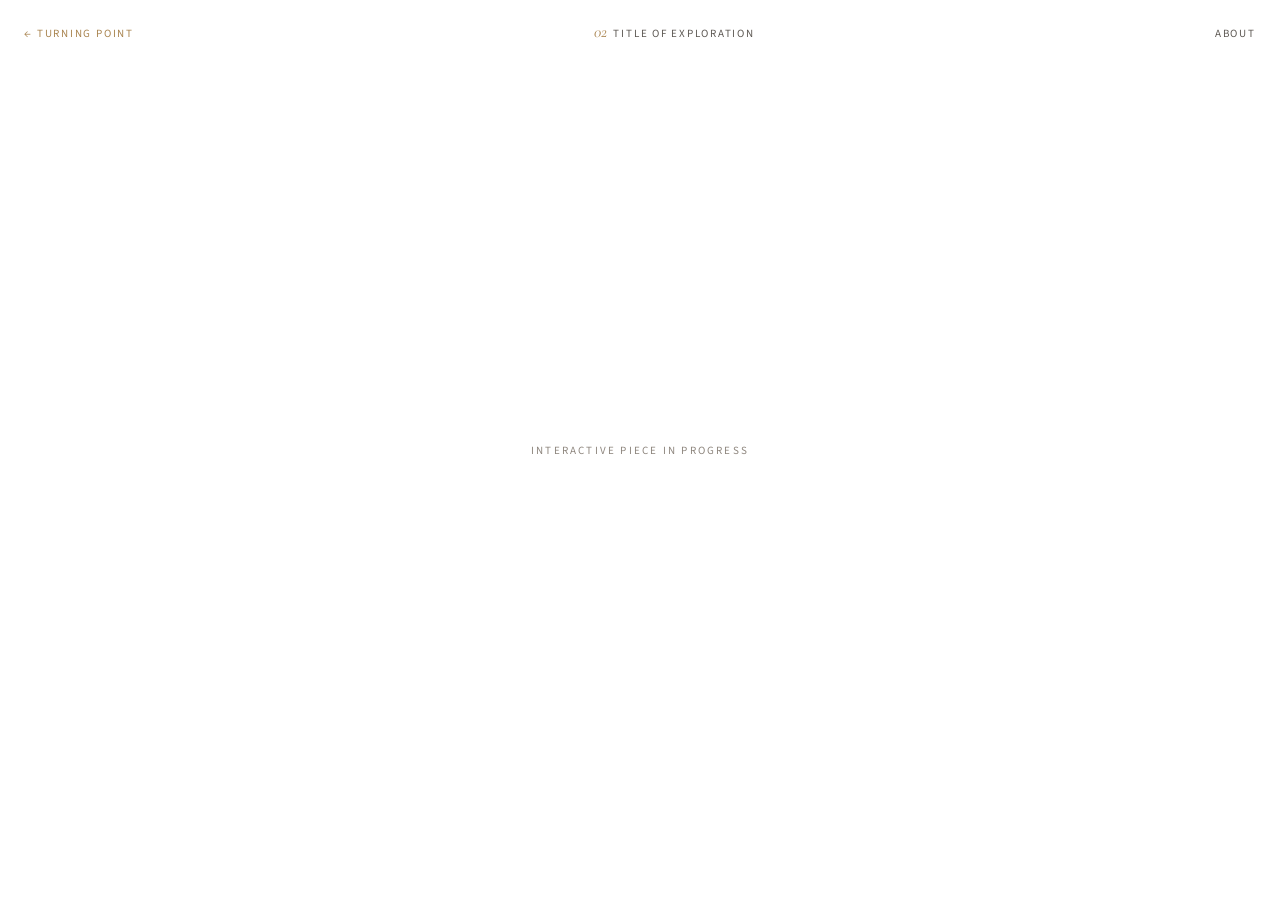
<file: explorations/_template/index.html>
<!doctype html>
<html lang="en">
<head>
  <meta charset="utf-8">
  <meta name="viewport" content="width=device-width, initial-scale=1, viewport-fit=cover">
  <!-- 1. Duplicate this folder (e.g. explorations/my-piece/) and change the title -->
  <title>Title of exploration — Turning Point</title>
  <link rel="icon" href="../../assets/img/favicon.svg" type="image/svg+xml">
  <link rel="preconnect" href="https://fonts.googleapis.com">
  <link rel="preconnect" href="https://fonts.gstatic.com" crossorigin>
  <link href="https://fonts.googleapis.com/css2?family=Cormorant+Garamond:ital,wght@1,400&family=Source+Sans+3:wght@300;400;600&display=swap" rel="stylesheet">
  <link rel="stylesheet" href="../shared/explore.css">
  <style>
    /* your styles */
    #work { position: fixed; inset: 0; display: grid; place-items: center; color: var(--soft); letter-spacing: .2em; text-transform: uppercase; font-size: var(--small); }
  </style>
</head>
<body>
  <!-- 2. The shared top bar: back link, name, about toggle -->
  <header class="xbar">
    <a class="back" href="../../index.html#explore"><span class="arrow">←</span> Turning Point</a>
    <span class="name"><em>02</em>Title of exploration</span>
    <button type="button" id="infoBtn" aria-expanded="false" aria-controls="info">About</button>
  </header>

  <aside class="xinfo" id="info">
    <p>A short text about this exploration.</p>
  </aside>

  <!-- 3. Your piece goes here: a canvas, p5.js sketch, Three.js scene, video … -->
  <main id="work">Interactive piece in progress</main>

  <!-- Optional: the same reaction–diffusion engine used on the homepage -->
  <!-- <script src="../../js/rd.js"></script> -->
  <script>
    const info = document.getElementById("info"), infoBtn = document.getElementById("infoBtn");
    infoBtn.addEventListener("click", () => {
      const open = info.classList.toggle("is-open");
      infoBtn.setAttribute("aria-expanded", open);
      infoBtn.textContent = open ? "Close" : "About";
    });
  </script>
  <!-- 4. Then add a { type: "project", … } box for it in js/content.js -->
</body>
</html>
</file>
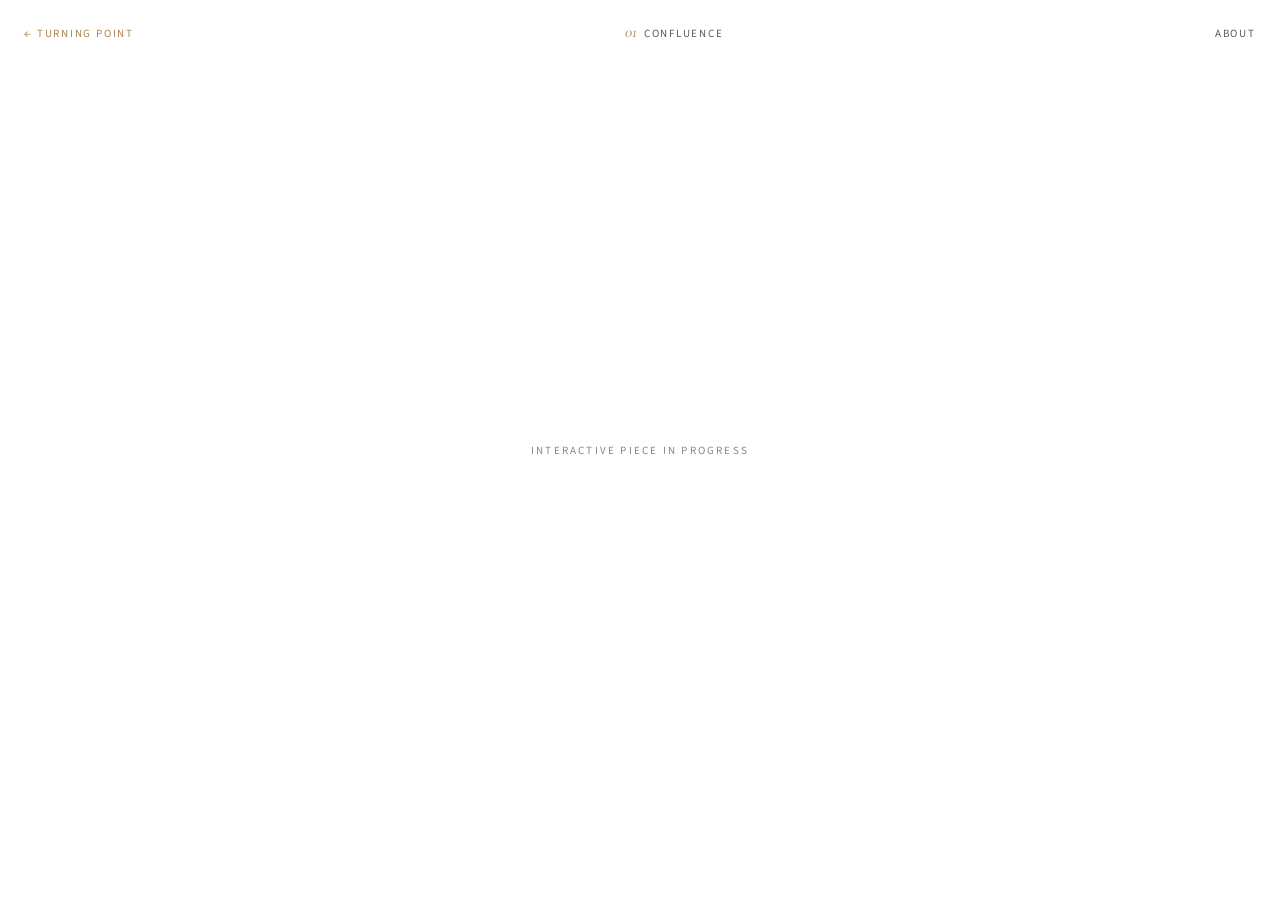
<file: explorations/confluence/index.html>
<!doctype html>
<html lang="en">
<head>
  <meta charset="utf-8">
  <meta name="viewport" content="width=device-width, initial-scale=1, viewport-fit=cover">
  <!-- Confluence: build the interactive piece in this file -->
  <title>Confluence — Turning Point</title>
  <link rel="icon" href="../../assets/img/favicon.svg" type="image/svg+xml">
  <link rel="preconnect" href="https://fonts.googleapis.com">
  <link rel="preconnect" href="https://fonts.gstatic.com" crossorigin>
  <link href="https://fonts.googleapis.com/css2?family=Cormorant+Garamond:ital,wght@1,400&family=Source+Sans+3:wght@300;400;600&display=swap" rel="stylesheet">
  <link rel="stylesheet" href="../shared/explore.css">
  <style>
    /* your styles */
    #work { position: fixed; inset: 0; display: grid; place-items: center; color: var(--soft); letter-spacing: .2em; text-transform: uppercase; font-size: var(--small); }
  </style>
</head>
<body>
  <!-- 2. The shared top bar: back link, name, about toggle -->
  <header class="xbar">
    <a class="back" href="../../index.html#explore"><span class="arrow">←</span> Turning Point</a>
    <span class="name"><em>01</em>Confluence</span>
    <button type="button" id="infoBtn" aria-expanded="false" aria-controls="info">About</button>
  </header>

  <aside class="xinfo" id="info">
    <p>Confluence — a short text about this exploration.</p>
  </aside>

  <!-- 3. Your piece goes here: a canvas, p5.js sketch, Three.js scene, video … -->
  <main id="work">Interactive piece in progress</main>

  <!-- Optional: the same reaction–diffusion engine used on the homepage -->
  <!-- <script src="../../js/rd.js"></script> -->
  <script>
    const info = document.getElementById("info"), infoBtn = document.getElementById("infoBtn");
    infoBtn.addEventListener("click", () => {
      const open = info.classList.toggle("is-open");
      infoBtn.setAttribute("aria-expanded", open);
      infoBtn.textContent = open ? "Close" : "About";
    });
  </script>
  <!-- 4. Then add a { type: "project", … } box for it in js/content.js -->
</body>
</html>
</file>
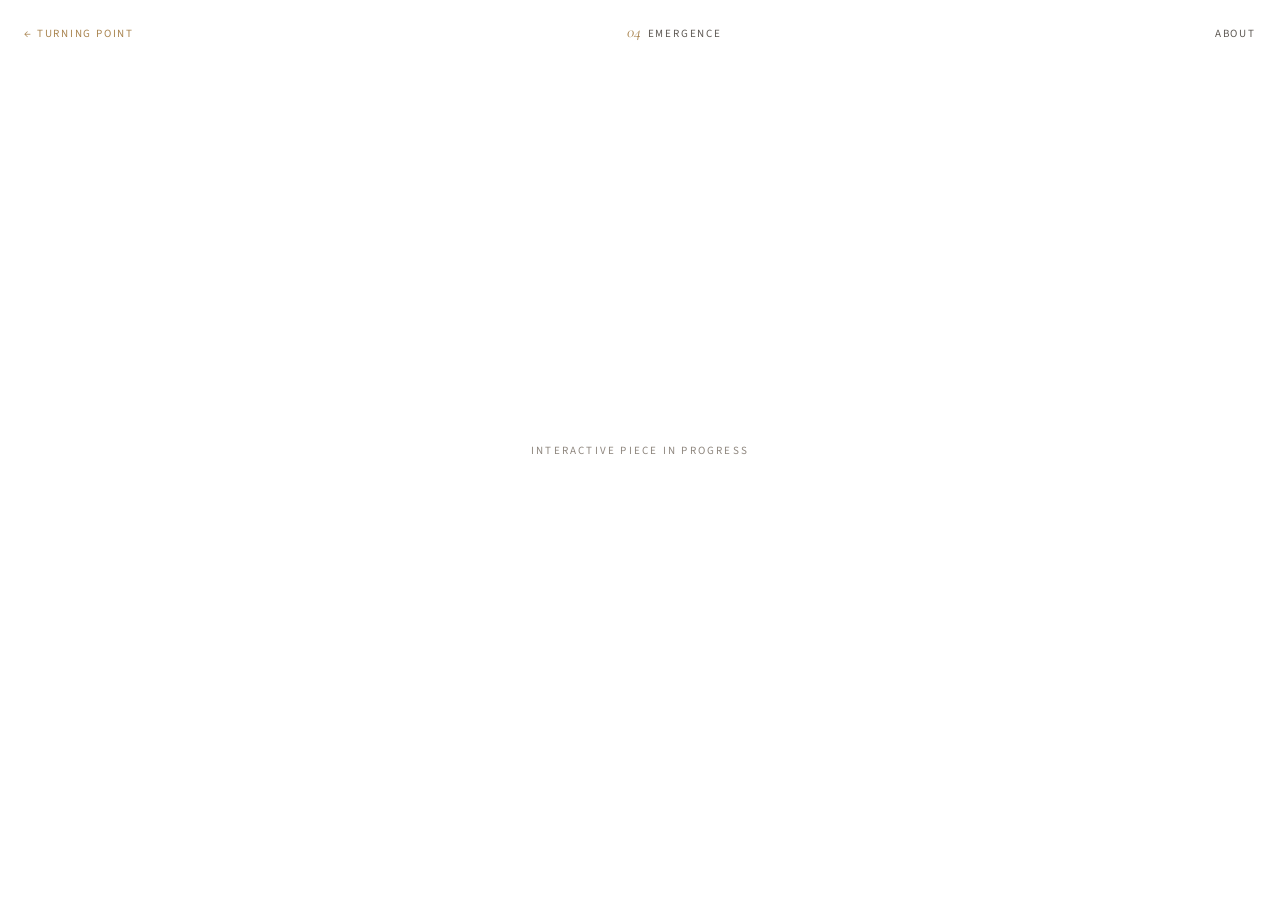
<file: explorations/emergence/index.html>
<!doctype html>
<html lang="en">
<head>
  <meta charset="utf-8">
  <meta name="viewport" content="width=device-width, initial-scale=1, viewport-fit=cover">
  <!-- Emergence: build the interactive piece in this file -->
  <title>Emergence — Turning Point</title>
  <link rel="icon" href="../../assets/img/favicon.svg" type="image/svg+xml">
  <link rel="preconnect" href="https://fonts.googleapis.com">
  <link rel="preconnect" href="https://fonts.gstatic.com" crossorigin>
  <link href="https://fonts.googleapis.com/css2?family=Cormorant+Garamond:ital,wght@1,400&family=Source+Sans+3:wght@300;400;600&display=swap" rel="stylesheet">
  <link rel="stylesheet" href="../shared/explore.css">
  <style>
    /* your styles */
    #work { position: fixed; inset: 0; display: grid; place-items: center; color: var(--soft); letter-spacing: .2em; text-transform: uppercase; font-size: var(--small); }
  </style>
</head>
<body>
  <!-- 2. The shared top bar: back link, name, about toggle -->
  <header class="xbar">
    <a class="back" href="../../index.html#explore"><span class="arrow">←</span> Turning Point</a>
    <span class="name"><em>04</em>Emergence</span>
    <button type="button" id="infoBtn" aria-expanded="false" aria-controls="info">About</button>
  </header>

  <aside class="xinfo" id="info">
    <p>Emergence — a short text about this exploration.</p>
  </aside>

  <!-- 3. Your piece goes here: a canvas, p5.js sketch, Three.js scene, video … -->
  <main id="work">Interactive piece in progress</main>

  <!-- Optional: the same reaction–diffusion engine used on the homepage -->
  <!-- <script src="../../js/rd.js"></script> -->
  <script>
    const info = document.getElementById("info"), infoBtn = document.getElementById("infoBtn");
    infoBtn.addEventListener("click", () => {
      const open = info.classList.toggle("is-open");
      infoBtn.setAttribute("aria-expanded", open);
      infoBtn.textContent = open ? "Close" : "About";
    });
  </script>
  <!-- 4. Then add a { type: "project", … } box for it in js/content.js -->
</body>
</html>
</file>
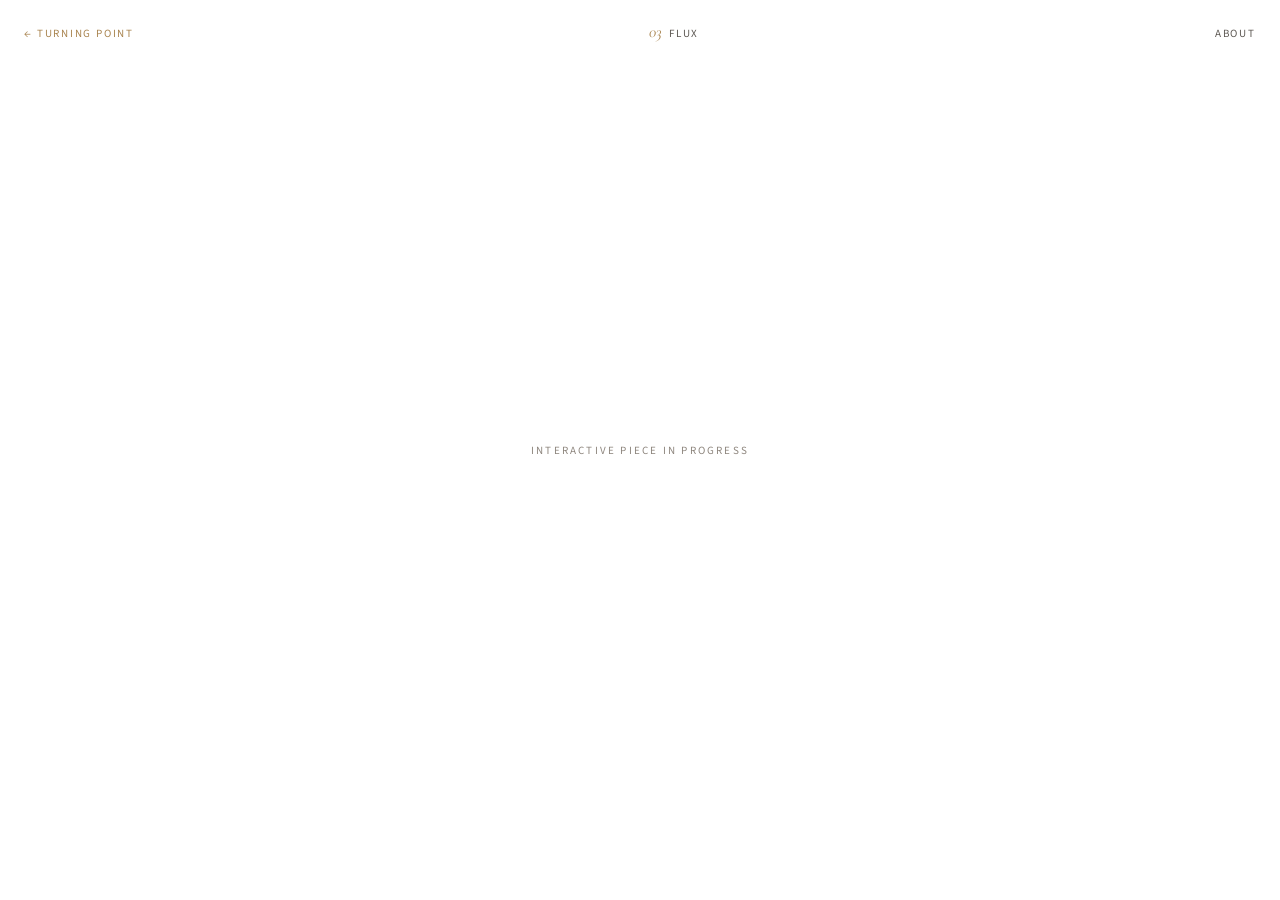
<file: explorations/flux/index.html>
<!doctype html>
<html lang="en">
<head>
  <meta charset="utf-8">
  <meta name="viewport" content="width=device-width, initial-scale=1, viewport-fit=cover">
  <!-- Flux: build the interactive piece in this file -->
  <title>Flux — Turning Point</title>
  <link rel="icon" href="../../assets/img/favicon.svg" type="image/svg+xml">
  <link rel="preconnect" href="https://fonts.googleapis.com">
  <link rel="preconnect" href="https://fonts.gstatic.com" crossorigin>
  <link href="https://fonts.googleapis.com/css2?family=Cormorant+Garamond:ital,wght@1,400&family=Source+Sans+3:wght@300;400;600&display=swap" rel="stylesheet">
  <link rel="stylesheet" href="../shared/explore.css">
  <style>
    /* your styles */
    #work { position: fixed; inset: 0; display: grid; place-items: center; color: var(--soft); letter-spacing: .2em; text-transform: uppercase; font-size: var(--small); }
  </style>
</head>
<body>
  <!-- 2. The shared top bar: back link, name, about toggle -->
  <header class="xbar">
    <a class="back" href="../../index.html#explore"><span class="arrow">←</span> Turning Point</a>
    <span class="name"><em>03</em>Flux</span>
    <button type="button" id="infoBtn" aria-expanded="false" aria-controls="info">About</button>
  </header>

  <aside class="xinfo" id="info">
    <p>Flux — a short text about this exploration.</p>
  </aside>

  <!-- 3. Your piece goes here: a canvas, p5.js sketch, Three.js scene, video … -->
  <main id="work">Interactive piece in progress</main>

  <!-- Optional: the same reaction–diffusion engine used on the homepage -->
  <!-- <script src="../../js/rd.js"></script> -->
  <script>
    const info = document.getElementById("info"), infoBtn = document.getElementById("infoBtn");
    infoBtn.addEventListener("click", () => {
      const open = info.classList.toggle("is-open");
      infoBtn.setAttribute("aria-expanded", open);
      infoBtn.textContent = open ? "Close" : "About";
    });
  </script>
  <!-- 4. Then add a { type: "project", … } box for it in js/content.js -->
</body>
</html>
</file>
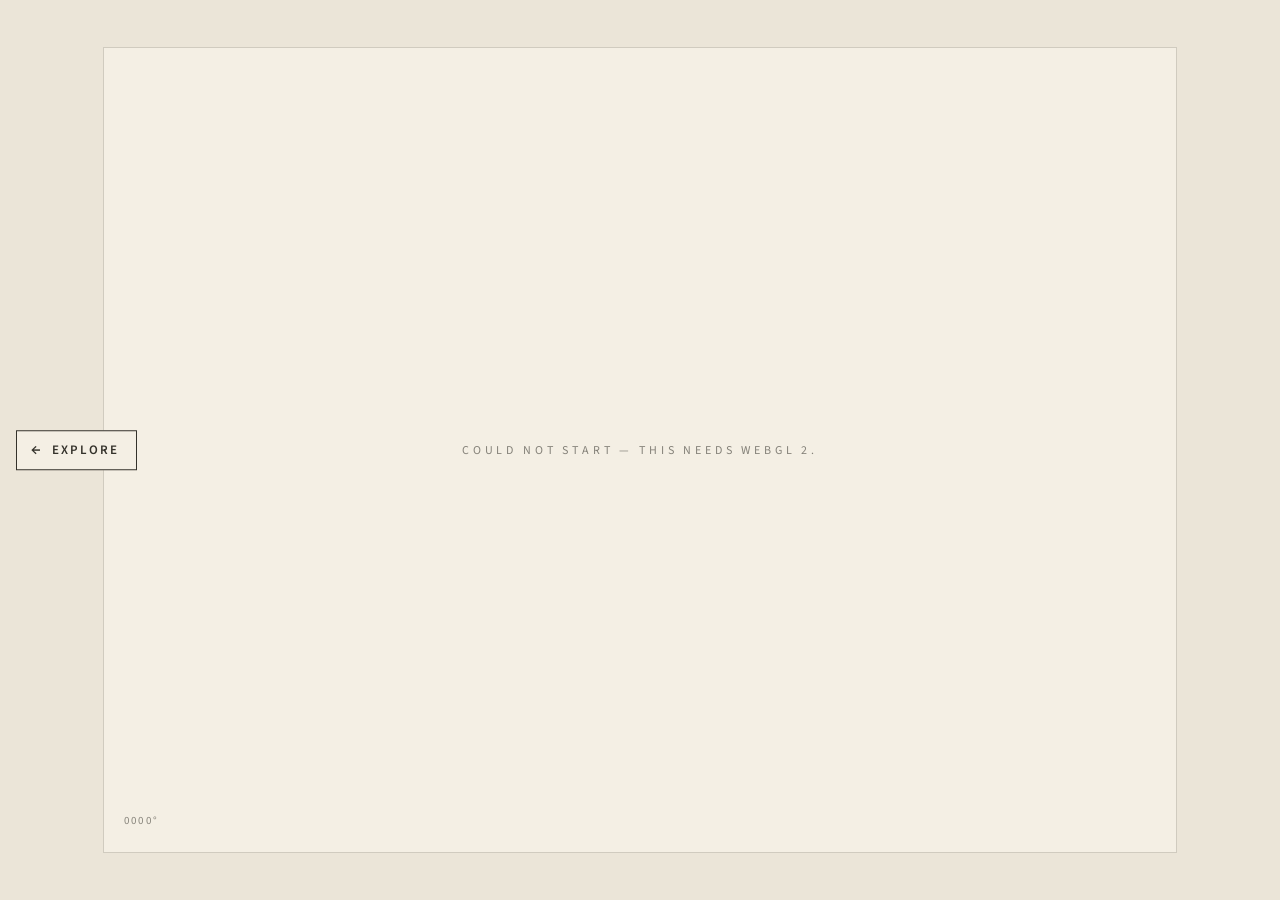
<file: explorations/metamorphosis/index.html>
<!doctype html>
<html lang="en">
  <head>
    <meta charset="UTF-8" />
    <meta name="viewport" content="width=device-width, initial-scale=1, viewport-fit=cover" />
    <meta name="theme-color" content="#f4efe4" />
    <title>Metamorphosis — Turning Point</title>
    <meta name="description" content="A web accompaniment to Turning Point — scroll to turn the column." />
    <link rel="icon" href="favicon.svg" type="image/svg+xml" />
    <link rel="preconnect" href="https://fonts.googleapis.com" />
    <link rel="preconnect" href="https://fonts.gstatic.com" crossorigin />
    <link href="https://fonts.googleapis.com/css2?family=Source+Sans+3:wght@400;600&family=Source+Serif+4:opsz,wght@8..60,400&display=swap" rel="stylesheet" />
    <script type="module" crossorigin src="./assets/index-Bhx-Jihu.js"></script>
    <link rel="stylesheet" crossorigin href="./assets/index-LaL7Vu0w.css">
  </head>
  <body>
    <canvas id="stage" aria-label="Turning Point — an interactive column. Scroll or swipe to turn it."></canvas>
    <!-- Shown only when this piece runs inside the Turning Point site (explorations/…) -->
    <a id="back" href="../../index.html#explore" hidden><span class="arrow" aria-hidden="true">&larr;</span> Explore</a>
    <div id="ui">
      <div id="loader"><span>Turning Point</span><div class="bar"><i></i></div></div>
      <div id="title" class="hidden">Turning Point</div>
      <div id="caption" class="hidden"></div>
      <div id="hint" class="hidden">scroll</div>
      <div id="counter" aria-hidden="true">0000°</div>
    </div>
    <script>
      if (/\/explorations\//.test(location.pathname)) { document.getElementById('back').hidden = false; document.body.classList.add('in-site'); }
    </script>
  </body>
</html>
</file>
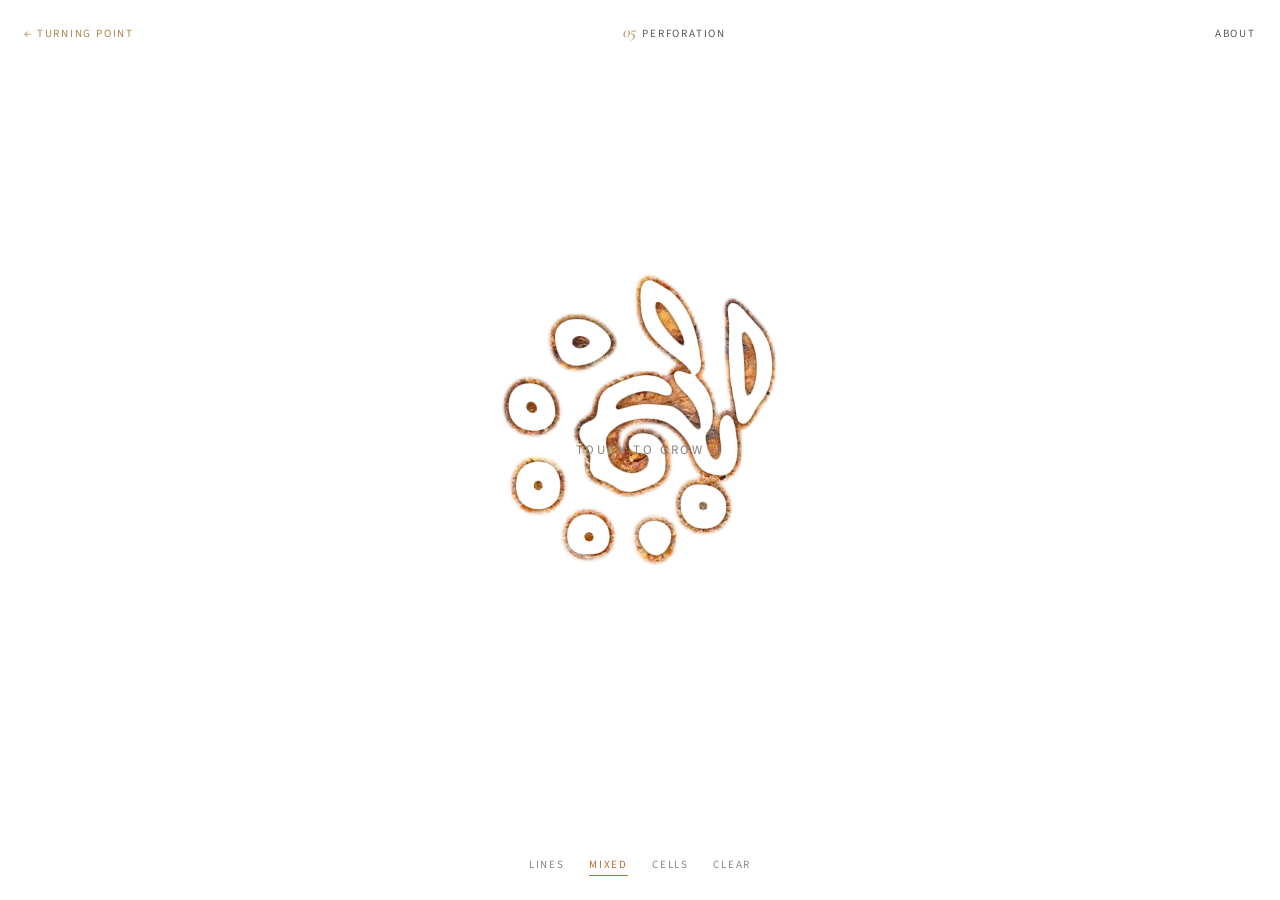
<file: explorations/perforation/index.html>
<!doctype html>
<html lang="en">
<head>
  <meta charset="utf-8">
  <meta name="viewport" content="width=device-width, initial-scale=1, viewport-fit=cover">
  <title>Perforation — Turning Point</title>
  <link rel="icon" href="../../assets/img/favicon.svg" type="image/svg+xml">
  <link rel="preconnect" href="https://fonts.googleapis.com">
  <link rel="preconnect" href="https://fonts.gstatic.com" crossorigin>
  <link href="https://fonts.googleapis.com/css2?family=Cormorant+Garamond:ital,wght@1,400&family=Source+Sans+3:wght@300;400;600&display=swap" rel="stylesheet">
  <link rel="stylesheet" href="../shared/explore.css">
  <style>
    #field { position: fixed; inset: 0; width: 100%; height: 100%; touch-action: none; cursor: crosshair; }
  </style>
</head>
<body>
  <canvas id="field" aria-label="Interactive reaction–diffusion field. Drag to seed growth."></canvas>

  <header class="xbar">
    <a class="back" href="../../index.html#explore"><span class="arrow">←</span> Turning Point</a>
    <span class="name"><em>05</em>Perforation</span>
    <button type="button" id="infoBtn" aria-expanded="false" aria-controls="info">About</button>
  </header>

  <aside class="xinfo" id="info">
    <p>The columns of Turning Point are cut with patterns grown by a reaction–diffusion process — two simulated substances, one feeding and one consuming the other, settling into stripes, labyrinths and spots.</p>
    <p>Touch or drag across the surface to seed growth. Wherever the pattern takes hold, steel appears; wherever it peaks, the steel is cut away.</p>
  </aside>

  <nav class="xtools" aria-label="Growth">
    <button type="button" data-bias="-0.6">Lines</button>
    <button type="button" data-bias="0" class="is-on">Mixed</button>
    <button type="button" data-bias="0.7">Cells</button>
    <button type="button" id="clear">Clear</button>
  </nav>

  <p class="xhint" id="hint">touch to grow</p>

  <script src="../../js/rd.js"></script>
  <script>
  (function () {
    "use strict";
    const canvas = document.getElementById("field");
    const rd = new TurningPattern(canvas, { texture: "../../assets/img/texture.jpg", texturePx: 760, seed: 11 });
    if (!rd.ok) { document.getElementById("hint").textContent = "This piece needs WebGL2"; return; }

    const mobile = matchMedia("(max-width: 820px)").matches;
    const cell = mobile ? 2 : 2.6;
    rd.start(Math.min(720, Math.ceil(innerWidth / cell)), Math.min(720, Math.ceil(innerHeight / cell)), cell);
    rd.resize();

    // a small opening spiral so the page is never empty
    for (let i = 0; i < 18; i++) {
      const a = i * 0.7, r = i * 3.2;
      rd.seed(rd.W / 2 + Math.cos(a) * r, rd.H / 2 + Math.sin(a) * r, 2.4);
    }

    let down = false, lastP = null;
    const hint = document.getElementById("hint");
    function seedAt(e) {
      const x = e.clientX / cell, y = e.clientY / cell;
      if (lastP) {   // fill the gap between pointer events
        const dx = x - lastP[0], dy = y - lastP[1], d = Math.hypot(dx, dy), n = Math.min(8, Math.ceil(d / 4));
        for (let i = 1; i <= n; i++) rd.seed(lastP[0] + dx * i / n, lastP[1] + dy * i / n, 2.6);
      } else rd.seed(x, y, 3);
      lastP = [x, y];
      hint.classList.add("is-gone");
    }
    canvas.addEventListener("pointerdown", e => { down = true; lastP = null; canvas.setPointerCapture(e.pointerId); seedAt(e); });
    canvas.addEventListener("pointermove", e => { if (down) seedAt(e); });
    addEventListener("pointerup", () => { down = false; lastP = null; });

    document.querySelectorAll("[data-bias]").forEach(b => b.addEventListener("click", () => {
      document.querySelectorAll("[data-bias]").forEach(o => o.classList.toggle("is-on", o === b));
      rd.buildParams({ dotBias: parseFloat(b.dataset.bias) });
    }));
    document.getElementById("clear").addEventListener("click", () => rd.clear());

    const info = document.getElementById("info"), infoBtn = document.getElementById("infoBtn");
    infoBtn.addEventListener("click", () => {
      const open = info.classList.toggle("is-open");
      infoBtn.setAttribute("aria-expanded", open);
      infoBtn.textContent = open ? "Close" : "About";
    });

    addEventListener("resize", () => rd.resize());
    function frame() {
      if (!document.hidden) {
        rd.step(14);
        rd.render([{ x: 0, y: 0, w: innerWidth, h: innerHeight }], { fill: 0 });
      }
      requestAnimationFrame(frame);
    }
    requestAnimationFrame(frame);
  })();
  </script>
</body>
</html>
</file>
<file: css/style.css>
/* Type: Argent CF (titles) and Gyst (text) where they are installed; otherwise the nearest
   open fonts, self-hosted in assets/fonts: Fraunces (soft, bold) and Commissioner (flared),
   cut down to Latin. To use the real fonts on the web, add their licensed webfont files
   here under the names "Argent CF" and "Gyst". */
@font-face { font-family: "TP Display"; src: url(../assets/fonts/tp-display-bold.woff2) format("woff2"); font-weight: 700; font-style: normal; font-display: swap; }
@font-face { font-family: "TP Display"; src: url(../assets/fonts/tp-display-bold-italic.woff2) format("woff2"); font-weight: 700; font-style: italic; font-display: swap; }
@font-face { font-family: "TP Text"; src: url(../assets/fonts/tp-text.woff2) format("woff2"); font-weight: 300 700; font-style: normal; font-display: swap; }

/* =====================================================================
   TURNING POINT — styles
   Grid: 4 columns, outer margin + gutters, 4 rows between top/bottom
   margins (from the 1920×1080 mock: 36px margins, ~34px gutters,
   78px top/bottom margins, four 231px rows). All values are fluid.
   ===================================================================== */

:root {
  --m:  clamp(16px, 1.9vw, 56px);     /* outer margin   */
  --g:  clamp(8px, 1vw, 28px);        /* gutter */
  /* the active area: everything sits inside these margins (wide screens) */
  --ax: 6.5vw;                        /* left margin of the active area */
  --ax2: 5.3vw;                       /* right margin of the active area */
  --pl: var(--ax);                    /* the frame's left padding */
  --sl: 5.2vw;                        /* width of the right-edge pattern strip */
  --mr: calc(var(--ax2) + var(--sl) + 4px);  /* the frame's right padding = margin + strip + hairline gap */
  --mt: clamp(28px, 7.2vh, 104px);    /* top/bottom margin */
  --col: calc((100vw - var(--pl) - var(--mr) - 3 * var(--g)) / 4);

  --ink:  #1f1c19;
  --grey: #5d5853;
  --soft: #8d857d;
  --dim:  #d9d0c6;
  --accent: #449ad4;      /* the blue of the mockup: highlights, numbers, links, "Turning Point." */
  --gold: var(--accent);  /* (the old accent names, now the same blue) */
  --rust: var(--accent);
  --title-ink: var(--accent);
  --line: rgba(31, 28, 25, .14);
  --paper: #ffffff;

  /* surfaces + the layer behind (colour theme) */
  /* the paper texture at 40% (pre-blended over white: assets/img/paper-40.jpg) */
  --surface: #ffffff;   /* plain white (the paper texture, assets/img/paper-40.jpg, is no longer used) */
  --media-bg: #f4efe9;
  --bg-ink: #b9875d;      /* colour of the pattern behind */
  --bg-alpha: .02;        /* its opacity behind the strips */
  --bg-text: .4;          /* fraction of that behind the text */
  --bg-tile: 640px;       /* tile size: smaller = denser */

  --sans:  "Source Sans 3", Calibri, Carlito, "Segoe UI", system-ui, sans-serif;
  --serif: "Cormorant Garamond", "Iowan Old Style", Georgia, serif;
  --display: "Argent CF", "TP Display", Georgia, serif;     /* titles, headline, menu */
  --text: "Gyst", "TP Text", "Source Sans 3", sans-serif;   /* the home page's text */

  --fs-body: clamp(15px, .6rem + .62vw, 22px);
  --fs-nav:  clamp(20px, 1.66vw, 40px);
  --fs-small: clamp(11px, .45rem + .3vw, 14px);

  /* motion: fast in, crisp stop. --snap overshoots a touch and settles, for things that slide in */
  --ease: cubic-bezier(.3, .85, .2, 1);
  --ease-out: cubic-bezier(.1, 1, .25, 1);
  --snap: cubic-bezier(.2, 1.35, .4, 1);
  /* SPEED of every transition and entrance on the site: 1 = as built, 0.5 = half as fast
     (everything takes twice as long), 2 = twice as fast. main.js reads it too, for the
     timings it runs itself (the strips sliding away, the opening sequence, section swaps). */
  --speed: .5;
  /* how fast the pattern grows and follows the mouse: 1 = as built, 0.5 = half as fast */
  --pattern-speed: .5;
}

/* ---------------------------------------------------------------------
   Black-and-white theme: <html data-theme="mono">
   paper as the base layer, the steel in greyscale, ink-like type
   --------------------------------------------------------------------- */
[data-theme="mono"] {
  --title-ink: var(--ink);
  --ink:  #151413;
  --grey: #3d3b38;
  --soft: #75716c;
  --dim:  #bdb8b2;
  --gold: #2a2826;
  --rust: #151413;
  --line: rgba(21, 20, 19, .18);
  --paper: #f8f8f8;
  --surface: #f8f8f8 url(../assets/img/paper.jpg) 0 0 / 1000px 1000px repeat fixed;
  --media-bg: rgba(21, 20, 19, .05);
  --bg-ink: #1b1a19;
  --bg-alpha: .1;
  --bg-text: .35;
  --ink-bleed: 0 0 .45px rgba(21, 20, 19, .55), 0 0 1.3px rgba(21, 20, 19, .16);
}
[data-theme="mono"] body { text-shadow: var(--ink-bleed); }
[data-theme="mono"] .roll .ch { text-shadow: var(--ink-bleed), 0 1.1em 0 currentColor, 0 1.1em .45px currentColor; }
/* a slight displacement + bleed on the larger type (SVG filter #ink in index.html) */
[data-theme="mono"] .title a,
[data-theme="mono"] .nav__item .roll,
[data-theme="mono"] .phead h2,
[data-theme="mono"] .card h3,
[data-theme="mono"] .card .num,
[data-theme="mono"] .event .day,
[data-theme="mono"] .event h3 { filter: url(#ink); }
[data-theme="mono"] .media img,
[data-theme="mono"] .media video,
[data-theme="mono"] .media iframe { filter: grayscale(1) contrast(1.04); }
[data-theme="mono"] .intro a[data-go] { background-size: 100% 1px; }
[data-theme="mono"] .intro a[data-go]:hover { background-size: 100% 2px; }

*, *::before, *::after { box-sizing: border-box; }
html, body { margin: 0; height: 100%; }
body {
  background: var(--surface);
  color: var(--ink);
  font-family: var(--sans);
  font-size: var(--fs-body);
  line-height: 1.2;
  -webkit-font-smoothing: antialiased;
  text-rendering: optimizeLegibility;
  font-kerning: normal;
  overflow: hidden;
}
a { color: inherit; text-decoration: none; }
img, video, iframe { display: block; max-width: 100%; }
button { font: inherit; color: inherit; }
::selection { background: var(--rust); color: #fff; }
:focus-visible { outline: 1px solid var(--rust); outline-offset: 4px; }

/* ---------------------------------------------------------------------
   Frame + grid (desktop)
   --------------------------------------------------------------------- */
.frame {
  position: fixed;
  inset: 0;
  display: grid;
  /* pattern (two columns) | text, a little wider | menu, a little narrower */
  grid-template-columns: repeat(2, minmax(0, 1fr)) minmax(0, 1.2fr) minmax(min-content, .8fr);
  grid-template-rows: repeat(4, minmax(0, 1fr));
  column-gap: var(--g);
  padding: var(--mt) var(--mr) var(--mt) var(--pl);
}
#pattern { position: absolute; inset: 0; width: 100%; height: 100%; pointer-events: none; z-index: 0; }
.frame > *:not(canvas) { position: relative; z-index: 1; }

.stage {
  grid-column: 1 / 3;
  grid-row: 1 / 5;
  pointer-events: none;
}
/* the finer, still pattern behind the strips — a pre-rendered seamless tile.
   JS (placeBg) sizes it to the content area and sets the ramp stops. */
.bgpat {
  position: absolute !important;
  z-index: 0 !important;
  left: 0; top: 0; width: 0; height: 0;
  pointer-events: none;
  opacity: var(--bg-alpha);
  -webkit-mask-image: linear-gradient(to right, #000 var(--ramp-a, 100%), rgba(0, 0, 0, var(--bg-text)) var(--ramp-b, 100%));
          mask-image: linear-gradient(to right, #000 var(--ramp-a, 100%), rgba(0, 0, 0, var(--bg-text)) var(--ramp-b, 100%));
  clip-path: inset(0 100% 0 0);
  transition: clip-path calc(.6s / var(--speed)) var(--ease), opacity calc(.25s / var(--speed)) var(--ease);
}
.bgpat__tile {
  position: absolute; inset: 0;
  background: var(--bg-ink);
  -webkit-mask: url(../assets/img/pattern-tile.png) 0 0 / var(--bg-tile) var(--bg-tile) repeat;
          mask: url(../assets/img/pattern-tile.png) 0 0 / var(--bg-tile) var(--bg-tile) repeat;
}
.bg-in .bgpat { clip-path: inset(0 0 0 0); }
/* it stays on in the section pages too — evenly, since there are no strips there */
.is-panel .bgpat { -webkit-mask-image: none; mask-image: none; }

.sliver {
  position: absolute !important;
  right: var(--ax2); top: var(--mt); bottom: var(--mt);
  width: var(--sl);
  pointer-events: none;
}

/* right column: meta / title / menu share the page's four rows */
.side {
  grid-column: 4; grid-row: 1 / 5;
  display: grid;
  grid-template-rows: repeat(4, minmax(0, 1fr));
  z-index: 3 !important;
}
.meta {
  grid-row: 1; align-self: start;
  margin: 0;
  font-size: var(--fs-small);
  letter-spacing: .14em;
  text-transform: uppercase;
  color: var(--soft);
  line-height: 1.7;
}
.meta a { position: relative; color: var(--grey); }
.meta a::after {
  content: ""; position: absolute; left: 0; right: 0; bottom: -1px; height: 1px;
  background: var(--rust); transform: scaleX(0); transform-origin: left;
  transition: transform calc(.25s / var(--speed)) var(--ease-out);
}
.meta a:hover::after { transform: scaleX(1); }
.meta .sep { margin: 0 .6em; color: var(--dim); }

.title {
  grid-row: 2; align-self: end;
  margin: 0 0 -.18em;
  font-size: var(--fs-nav);
  font-weight: 600;
  letter-spacing: .035em;
  text-transform: uppercase;
  color: var(--ink);
  line-height: 1.1;
  white-space: nowrap;
  transition: color calc(.4s / var(--speed)) var(--ease);
}
.title a { display: inline-flex; overflow: hidden; vertical-align: bottom; padding-bottom: .28em; margin-bottom: -.28em; }   /* room for the g's descender */
.title .ch { display: inline-block; }

.nav { grid-row: 3 / 5; align-self: end; margin-bottom: -.18em; }
.nav__list { display: flex; flex-direction: column; gap: calc(var(--fs-nav) * .78); }

.intro {
  grid-column: 3 / 5; grid-row: 1 / 5;   /* the lead paragraph runs on into the fourth column */
  padding-top: calc((100vh - 2 * var(--mt)) / 4 * .25);
  font-size: clamp(14px, .5rem + .55vw, 22px);   /* a little under the body size on smaller screens, so it clears the blocks */
  overflow-y: auto;
  scrollbar-width: none;
  transition: opacity calc(.3s / var(--speed)) var(--ease), transform calc(.4s / var(--speed)) var(--ease);
}
.intro::-webkit-scrollbar { display: none; }
.intro p {
  margin: 0 0 1.38em;
  text-align: justify;
  hyphens: auto;
  -webkit-hyphens: auto;
  hanging-punctuation: first last;
  max-width: calc(var(--col) * 1.2);
}
/* the first paragraph: larger, set to the right of the block that steps out of the pattern */
.intro p:first-of-type {
  font-size: 1.6em;
  line-height: 1.22;
  text-align: left;
  hyphens: manual; -webkit-hyphens: manual;
  margin: 0 0 .85em var(--lead-in, 0px);
  max-width: calc(var(--col) * 2 + var(--g) - var(--lead-in, 0px));
}
/* spacers that keep the text clear of the blocks stepping out of the pattern column (sized in main.js) */
.intro i.wrap { float: left; clear: left; width: 0; height: 0; }
.sc { font-variant-caps: all-small-caps; letter-spacing: .06em; font-weight: 600; color: var(--gold); }
.intro a[data-go] {
  white-space: nowrap;
  hyphens: none;
  font-variant-caps: all-small-caps;
  letter-spacing: .07em;
  color: var(--rust);
  background: linear-gradient(currentColor, currentColor) 0 100% / 0 1px no-repeat;
  transition: background-size calc(.25s / var(--speed)) var(--ease-out);
  cursor: pointer;
}
.intro a[data-go]:hover { background-size: 100% 1px; }

/* ---------------------------------------------------------------------
   Rolling letters — menu
   --------------------------------------------------------------------- */
.roll { display: inline-flex; overflow: hidden; line-height: 1.1; vertical-align: bottom; padding-right: .04em; }
.roll .ch {
  display: inline-block;
  white-space: pre;
  text-shadow: 0 1.1em 0 currentColor;
  transition: transform calc(.28s / var(--speed)) var(--ease);
  transition-delay: calc((var(--i) * 12ms) / var(--speed));
}
a:hover .roll .ch, a:focus-visible .roll .ch { transform: translateY(-1.1em); }

.nav__item {
  position: relative;
  display: flex;
  align-items: baseline;
  width: max-content;
  font-size: var(--fs-nav);
  font-weight: 300;
  letter-spacing: .035em;
  text-transform: uppercase;
  color: var(--grey);
  transition: color calc(.3s / var(--speed)) var(--ease), opacity calc(.3s / var(--speed)) var(--ease);
}
.nav__num {
  position: absolute;
  right: calc(100% + .7em);
  bottom: .1em;
  font-family: var(--serif);
  font-style: italic;
  font-size: .62em;
  text-transform: none;
  letter-spacing: 0;
  color: var(--soft);
  opacity: 0;
  transform: translateX(.4em);
  transition: opacity calc(.25s / var(--speed)) var(--ease), transform calc(.25s / var(--speed)) var(--ease);
}
.nav__item:hover .nav__num, .nav__item.is-active .nav__num { opacity: 1; transform: none; }
.nav__item::before {
  content: "";
  position: absolute;
  left: 0; bottom: -.18em;
  width: 100%; height: 1px;
  background: currentColor;
  transform: scaleX(0);
  transform-origin: left;
  transition: transform calc(.35s / var(--speed)) var(--ease);
}
.nav__item.is-active { color: var(--rust); }
.nav__item.is-active::before { transform: scaleX(1); }

.is-panel .title a:hover { color: var(--ink); }
.is-panel .nav__item:not(.is-active) { color: var(--dim); }
.is-panel .nav__item:not(.is-active):hover { color: var(--grey); }

/* ---------------------------------------------------------------------
   Section open (desktop): the right column slides away, the content
   takes all four columns, the pattern survives as the right-edge strip.
   The column stays away until you go back (with the "side-menu" class on
   <html>, set by SIDE_MENU in main.js, hovering the right edge brings it back).
   --------------------------------------------------------------------- */
.side-hot { display: none; }

@media (min-width: 821px) {
  .is-panel .side {
    position: fixed !important;
    top: 0; bottom: 0;
    right: var(--mr);
    width: calc(var(--col) + var(--g));
    padding: var(--mt) 0 var(--mt) var(--g);
    background: var(--surface);
    transform: translateX(calc(100% + var(--mr) + 10px));
    transition: transform calc(.45s / var(--speed)) var(--ease), box-shadow calc(.45s / var(--speed)) var(--ease);
    z-index: 30 !important;
  }
  /* once it has slid away, out of reach of the keyboard and screen readers too */
  html:not(.side-menu).is-panel .side {
    visibility: hidden;
    transition: transform calc(.45s / var(--speed)) var(--ease), visibility 0s linear calc(.45s / var(--speed));
  }
  .is-panel.side-open .side {
    transform: none;
    box-shadow: -40px 0 60px -50px rgba(31, 28, 25, .35);
  }
  .is-panel.side-open .title { color: var(--ink); }
  .is-panel.side-open .nav__item:not(.is-active) { color: var(--grey); }

  .side-menu.is-panel .side-hot {
    display: block;
    position: fixed;
    top: 0; bottom: 0; right: 0;
    width: calc(var(--mr) + 6px);
    z-index: 31;
    padding: 0; border: 0; background: transparent;
    cursor: w-resize;
  }
  .side-open .side-hot { cursor: e-resize; }
}

/* ---------------------------------------------------------------------
   Panel (section content)
   --------------------------------------------------------------------- */
.panel {
  grid-column: 1 / 5; grid-row: 1 / 5;
  display: none;
  grid-template-columns: repeat(4, minmax(0, 1fr));
  column-gap: var(--g);
  row-gap: calc(var(--g) * 1.5);
  align-content: start;
  overflow-y: auto;
  overscroll-behavior: contain;
  padding-bottom: 16vh;
  scrollbar-width: thin;
  scrollbar-color: var(--dim) transparent;
  outline: none;
}
/* content is cropped crisply at the strips' top and bottom edges — no fades */
.is-panel .panel { display: grid; }
.is-panel .intro { opacity: 0; transform: translateX(-1.5vw); pointer-events: none; }

.span-1 { grid-column: span 1; }
.span-2 { grid-column: span 2; }
.span-3 { grid-column: span 3; }
.span-4 { grid-column: 1 / -1; }

/* every box slides up and is uncovered from the top — no fades */
.box {
  clip-path: inset(0 0 100% 0);
  transform: translateY(36px);
  transition: clip-path calc(.34s / var(--speed)) var(--ease), transform calc(.42s / var(--speed)) var(--snap);
  transition-delay: calc((var(--i, 0) * 32ms + var(--wait, 0ms)) / var(--speed));
}
.box.is-in { clip-path: inset(-24px -24px -24px -24px); transform: none; }
.panel.is-leaving .box { clip-path: inset(0 0 100% 0); transform: translateY(-14px); transition-duration: calc(.15s / var(--speed)); transition-delay: 0s; }

/* section header */
.phead {
  grid-column: 1 / -1;
  display: grid;
  grid-template-columns: repeat(4, minmax(0, 1fr));
  column-gap: var(--g);
  align-items: end;
  padding-bottom: calc(var(--g) * .6);
  border-bottom: 1px solid var(--line);
}
.phead h2 {
  grid-column: 1 / 3;
  margin: 0;
  font-size: clamp(28px, 2.9vw, 64px);
  font-weight: 300;
  letter-spacing: -.005em;
  line-height: 1.02;
}
.phead h2 .num {
  font-family: var(--serif); font-style: italic; font-weight: 400;
  color: var(--gold); margin-right: .25em; font-size: .8em;
}
.phead__aside { grid-column: 3 / 5; display: flex; justify-content: space-between; align-items: flex-end; gap: var(--g); }
.phead .lede { margin: 0; color: var(--grey); font-size: .92em; max-width: 36em; }
.phead .back {
  flex: none;
  display: inline-flex; align-items: center; gap: .7em;
  font-size: clamp(13px, .5rem + .45vw, 19px);
  font-weight: 600;
  letter-spacing: .16em; text-transform: uppercase;
  color: var(--ink);
  background: transparent;
  border: 1px solid var(--ink);
  border-radius: 0;
  padding: .65em 1.3em .65em 1.05em;
  cursor: pointer;
  transition: background calc(.17s / var(--speed)) var(--ease), color calc(.17s / var(--speed)) var(--ease), border-color calc(.17s / var(--speed)) var(--ease);
}
.phead .back .arrow { display: inline-block; font-size: 1.15em; line-height: 1; transition: transform calc(.23s / var(--speed)) var(--ease-out); }
.phead .back:hover, .phead .back:focus-visible { background: var(--ink); color: var(--paper); text-shadow: none; }
.phead .back:hover .arrow { transform: translateX(-.35em); }

/* text */
.box-text h3, .box-links h3 {
  margin: 0 0 .9em;
  padding-top: .75em;
  border-top: 1px solid var(--line);
  font-size: var(--fs-small);
  font-weight: 600;
  letter-spacing: .16em;
  text-transform: uppercase;
  color: var(--grey);
}
.box-text p { margin: 0 0 1em; hyphens: auto; -webkit-hyphens: auto; }

/* media */
.media {
  position: relative;
  aspect-ratio: var(--ratio, 4 / 3);
  overflow: hidden;
  background: var(--media-bg);
  clip-path: inset(0 100% 0 0);             /* images are uncovered from the left, fast */
  transition: clip-path calc(.34s / var(--speed)) var(--ease);
  transition-delay: calc((var(--i, 0) * 32ms + var(--wait, 0ms) + 40ms) / var(--speed));
}
.box.is-in .media { clip-path: inset(0 0 0 0); }
.media.is-cutout { background: transparent; }   /* PNGs with transparency */
.media img, .media video, .media iframe {
  width: 100%; height: 100%;
  object-fit: cover;
  border: 0;
  transform: translateX(-14%) scale(1.06);  /* and slide in behind the uncovering, snapping into place */
  transition: transform calc(.5s / var(--speed)) var(--ease-out);
  transition-delay: calc((var(--i, 0) * 32ms + var(--wait, 0ms) + 40ms) / var(--speed));
}
.box.is-in .media img, .box.is-in .media video, .box.is-in .media iframe { transform: none; }
figure { margin: 0; }
figcaption { margin-top: .7em; font-size: var(--fs-small); line-height: 1.5; color: var(--soft); letter-spacing: .02em; }
figcaption .fig { font-family: var(--serif); font-style: italic; font-size: 1.25em; color: var(--gold); margin-right: .45em; }

/* ---------------------------------------------------------------------
   Explore rail: tall cards scrolling sideways
   --------------------------------------------------------------------- */
.rail { grid-column: 1 / -1; min-width: 0; }
.rail__track {
  --cw: clamp(200px, min(26vw, calc((100vh - 2 * var(--mt) - 440px) * .714)), 480px);
  display: flex;
  gap: var(--g);
  overflow-x: auto;
  overscroll-behavior-x: contain;
  scroll-snap-type: x mandatory;
  scrollbar-width: none;
  cursor: grab;
  padding-right: 30vw;            /* lets the last card snap to the start */
  user-select: none;
  -webkit-user-select: none;
}
.rail__track::-webkit-scrollbar { display: none; }
.rail__track.is-drag { cursor: grabbing; scroll-snap-type: none; }
.rail__track.is-drag a { pointer-events: none; }
.rail .card {
  flex: 0 0 var(--cw);
  scroll-snap-align: start;
  clip-path: inset(0 100% 0 0);
  transform: translateX(48px);
  transition: clip-path calc(.34s / var(--speed)) var(--ease), transform calc(.42s / var(--speed)) var(--snap);
  transition-delay: calc((var(--k) * 40ms + var(--wait, 0ms)) / var(--speed));
}
.rail.is-in .card { clip-path: inset(-20px -20px -20px -20px); transform: none; }
.rail .card .media { --ratio: 5 / 7; transition-delay: calc((var(--k) * 40ms + var(--wait, 0ms) + 50ms) / var(--speed)); }
.rail .card img { -webkit-user-drag: none; }
.rail__foot {
  display: flex; align-items: center; gap: 1.2em;
  margin-top: 1.4em;
  font-size: var(--fs-small); letter-spacing: .16em; text-transform: uppercase; color: var(--soft);
}
.rail__bar { flex: 1; height: 1px; background: var(--line); position: relative; }
.rail__bar i { position: absolute; left: 0; top: 0; bottom: 0; width: var(--p, 0%); background: var(--rust); transition: width calc(.2s / var(--speed)) linear; }
.rail__btn { background: none; border: 0; padding: .2em .3em; cursor: pointer; color: var(--grey); font-size: 1.3em; letter-spacing: 0; }
.rail__btn:hover { color: var(--rust); }
.rail__btn:disabled { color: var(--dim); cursor: default; }

.card { display: flex; flex-direction: column; }
.card .media img { transition: transform calc(.4s / var(--speed)) var(--ease-out), filter calc(.2s / var(--speed)) var(--ease); }
.card:hover .media img { transform: scale(1.045); }
.card .num {
  display: block; margin: .45em 0 .05em;
  font-family: var(--serif); font-style: italic;
  font-size: clamp(30px, 2.6vw, 56px); line-height: 1; color: var(--gold);
}
.card h3 { margin: 0 0 .5em; font-size: clamp(18px, 1.35vw, 30px); font-weight: 300; letter-spacing: .04em; text-transform: uppercase; }
.card p { margin: 0 0 1em; color: var(--grey); hyphens: auto; -webkit-hyphens: auto; font-size: .92em; }
.rail .card p { display: -webkit-box; -webkit-line-clamp: 3; -webkit-box-orient: vertical; overflow: hidden; }
.card .go { margin-top: auto; font-size: var(--fs-small); letter-spacing: .16em; text-transform: uppercase; color: var(--rust); }
.card .go .arrow { display: inline-block; transition: transform calc(.25s / var(--speed)) var(--ease-out); }
.card:hover .go .arrow { transform: translateX(.6em); }
.card.is-disabled { cursor: default; }
.card.is-disabled .go { color: var(--soft); }
.card.is-disabled .media img { filter: grayscale(.6) opacity(.75); }

/* ---------------------------------------------------------------------
   Carousel: several images in one box, sliding sideways
   --------------------------------------------------------------------- */
.cz .media { touch-action: pan-y; cursor: grab; user-select: none; -webkit-user-select: none; }
.cz .media.is-drag { cursor: grabbing; }
.cz__track {
  display: flex;
  height: 100%;
  transition: transform calc(.38s / var(--speed)) var(--ease);
  will-change: transform;
}
.cz .media.is-drag .cz__track { transition: none; }
.cz__slide { flex: 0 0 100%; height: 100%; position: relative; }
.cz .media .cz__slide img { width: 100%; height: 100%; object-fit: cover; transform: none; -webkit-user-drag: none; }
.cz__foot {
  display: flex; align-items: center; gap: 1.1em;
  margin-top: .8em;
  font-size: var(--fs-small); color: var(--soft);
}
.cz__cap { flex: 1; min-width: 0; overflow: hidden; line-height: 1.5; letter-spacing: .02em; }
.cz__cap > span { display: block; animation: czIn calc(.3s / var(--speed)) var(--ease-out); }
@keyframes czIn { from { transform: translateY(100%); } to { transform: none; } }
.cz__cap .fig { font-family: var(--serif); font-style: italic; font-size: 1.25em; color: var(--gold); margin-right: .45em; }
.cz__count { letter-spacing: .16em; white-space: nowrap; }
.cz__btn {
  width: 2.4em; height: 2.4em; flex: none;
  display: grid; place-items: center;
  border: 1px solid var(--line); border-radius: 50%;
  background: transparent; color: var(--ink); cursor: pointer; font-size: 1.05em;
  transition: border-color calc(.15s / var(--speed)) var(--ease), color calc(.15s / var(--speed)) var(--ease);
}
.cz__btn:hover { border-color: var(--rust); color: var(--rust); }
.cz__btn:disabled { opacity: .35; cursor: default; border-color: var(--line); color: var(--ink); }
.cz__dots { display: flex; gap: 5px; position: absolute; left: 50%; bottom: 12px; transform: translateX(-50%); z-index: 2; }
.cz__dots i { width: 18px; height: 2px; background: rgba(255,255,255,.55); transition: background calc(.15s / var(--speed)), width calc(.2s / var(--speed)) var(--ease); }
.cz__dots i.on { background: #fff; width: 30px; }

/* events */
.event {
  display: grid;
  grid-template-columns: repeat(4, minmax(0, 1fr));
  column-gap: var(--g);
  padding-top: .9em;
  border-top: 1px solid var(--line);
}
.event .when { display: flex; align-items: baseline; gap: .5em; }
.event .what { grid-column: 2 / 4; }
.event .day { font-family: var(--serif); font-style: italic; font-size: clamp(44px, 4.2vw, 92px); line-height: .85; color: var(--gold); }
.event .mon { font-size: var(--fs-small); letter-spacing: .16em; text-transform: uppercase; color: var(--grey); line-height: 1.5; }
.event h3 { margin: 0 0 .25em; font-size: clamp(18px, 1.35vw, 30px); font-weight: 300; letter-spacing: .04em; text-transform: uppercase; }
.event .place { margin: 0 0 .7em; color: var(--soft); font-size: var(--fs-small); letter-spacing: .1em; text-transform: uppercase; }
.event p { margin: 0; color: var(--grey); }
.event .act { justify-self: end; align-self: start; font-size: var(--fs-small); letter-spacing: .16em; text-transform: uppercase; color: var(--rust); }
.event .arrow { display: inline-block; transition: transform calc(.25s / var(--speed)) var(--ease-out); }
.event .act:hover .arrow { transform: translateX(.4em); }
.event.is-past { opacity: .45; }
.event.is-past .day { color: var(--soft); }

/* credits + links */
.credits { columns: 2; column-gap: var(--g); padding-top: .9em; border-top: 1px solid var(--line); margin: 0; }
.span-3.credits, .span-4.credits { columns: 3; }
.credits .grp { break-inside: avoid; margin: 0 0 1.3em; }
.credits dt { font-size: var(--fs-small); letter-spacing: .16em; text-transform: uppercase; color: var(--soft); margin-bottom: .2em; }
.credits dd { margin: 0; }
.box-links ul { list-style: none; margin: 0; padding: 0; }
.box-links li { border-bottom: 1px solid var(--line); }
.box-links a {
  display: flex; justify-content: space-between; align-items: baseline;
  padding: .55em 0; font-weight: 300; font-size: 1.15em;
  transition: color calc(.2s / var(--speed)) var(--ease), padding calc(.25s / var(--speed)) var(--ease-out);
}
.box-links a:hover { color: var(--rust); padding-left: .4em; }
.box-links .arrow { font-size: .8em; color: var(--soft); }

/* ---------------------------------------------------------------------
   Opening choreography (only when JS is running)
   --------------------------------------------------------------------- */
.js .title .ch { transform: translateY(110%); }
.js .title.is-in .ch {
  transform: none;
  transition: transform calc(.42s / var(--speed)) var(--snap);
  transition-delay: calc((var(--i) * 24ms + 100ms) / var(--speed));
}
.js .title.is-in.is-settled .ch { transition-delay: 0s; }

/* intro paragraphs: uncovered from the top while sliding up */
.js .intro p {
  clip-path: inset(0 0 100% 0);
  transform: translateY(22px);
  transition: clip-path calc(.4s / var(--speed)) var(--ease), transform calc(.45s / var(--speed)) var(--snap);
  transition-delay: calc((var(--p) * 60ms) / var(--speed));
}
.js .intro.is-in p { clip-path: inset(-.4em -1em -.4em -1em); transform: none; }

/* menu: each label rolls up into place (the same roll as on hover) */
.js .nav:not(.is-in) .roll .ch { transform: translateY(110%); }
.js .nav:not(.is-settled) .roll .ch {
  transition: transform calc(.38s / var(--speed)) var(--snap);
  transition-delay: calc((var(--n) * 40ms + var(--i) * 8ms) / var(--speed));
}
.js .nav:not(.is-in) .nav__item::before { transform: scaleX(0); }
.js .meta { clip-path: inset(0 0 100% 0); transform: translateY(.7em); transition: clip-path calc(.35s / var(--speed)) var(--ease), transform calc(.4s / var(--speed)) var(--snap); }
.js .meta.is-in { clip-path: inset(-.6em -1em -.6em -1em); transform: none; }

/* faint pattern that grows under a resting cursor (or a tap on phones) */
#idle {
  position: fixed;
  left: 0; top: 0;
  width: 380px; height: 380px;
  pointer-events: none;
  z-index: 0;
  visibility: hidden;
}
#idle.is-on { visibility: visible; }

.skip-hint {
  position: absolute !important;
  left: var(--pl); bottom: calc(var(--mt) * .35);
  margin: 0;
  font-size: var(--fs-small); letter-spacing: .16em; text-transform: uppercase; color: var(--dim);
  opacity: 0; transition: opacity calc(.15s / var(--speed)) var(--ease);
  pointer-events: none;
}
.is-intro .skip-hint { opacity: 1; transition-delay: calc(.6s / var(--speed)); }
.is-intro { cursor: progress; }
.is-skip * { transition-duration: .15s !important; transition-delay: 0s !important; }

/* ---------------------------------------------------------------------
   Opening text: shown before the pattern and the title, until Enter
   --------------------------------------------------------------------- */
.preface {
  position: fixed; inset: 0; z-index: 60;
  background: var(--surface);
  display: grid;
  grid-template-columns: repeat(4, minmax(0, 1fr));
  column-gap: var(--g);
  align-content: center;
  padding: var(--mt) calc(var(--ax2) + var(--sl) + 4px) var(--mt) var(--pl);
  overflow-y: auto;
}
/* Enter pressed: the paper lifts so the pattern shows growing underneath, and the
   text dissolves into it (main.js drives the #dissolve filter) */
.preface.is-leaving { background: none; pointer-events: none; overflow: hidden; }
/* it sits where the pattern will grow; all of it in one size */
.preface__body { grid-column: 1 / 3; max-width: 36em; }
.preface__body p { margin: 0 0 1.2em; hyphens: manual; }
.preface__go {
  margin-top: 1.4em;
  display: inline-flex; align-items: center; gap: .7em;
  font-size: clamp(13px, .5rem + .45vw, 19px); font-weight: 600;
  letter-spacing: .16em; text-transform: uppercase;
  color: var(--ink); background: transparent;
  border: 1px solid var(--ink); border-radius: 0;
  padding: .65em 1.05em .65em 1.3em;
  cursor: pointer;
  transition: background calc(.17s / var(--speed)) var(--ease), color calc(.17s / var(--speed)) var(--ease);
}
.preface__go .arrow { display: inline-block; font-size: 1.15em; line-height: 1; transition: transform calc(.23s / var(--speed)) var(--ease-out); }
.preface__go:hover, .preface__go:focus-visible { background: var(--ink); color: var(--paper); text-shadow: none; }
.preface__go:hover .arrow { transform: translateX(.35em); }
/* its lines are uncovered from the top while sliding up, like the intro's */
.preface__body p, .preface__go {
  clip-path: inset(0 0 100% 0); transform: translateY(22px);
  transition: clip-path calc(.4s / var(--speed)) var(--ease), transform calc(.45s / var(--speed)) var(--snap), background calc(.2s / var(--speed)) var(--ease), color calc(.2s / var(--speed)) var(--ease);
  transition-delay: calc((var(--p, 0) * 70ms) / var(--speed));
}
.preface.is-in .preface__body p, .preface.is-in .preface__go { clip-path: inset(-.4em -1em -.4em -1em); transform: none; }
.preface.is-in .preface__go { transition-delay: calc((var(--p, 0) * 70ms) / var(--speed)), calc((var(--p, 0) * 70ms) / var(--speed)), 0s, 0s; }
@media (max-width: 820px) {
  .preface { display: flex; flex-direction: column; justify-content: center; padding: calc(var(--m) * 2.2) var(--m) calc(var(--m) * 2); }
  .preface__body { max-width: none; }
}
@media (prefers-reduced-motion: reduce) {
  .preface__body p, .preface__go { transition: none; }
}

.no-webgl .stage { background: url(../assets/img/texture.jpg) center / cover; }
.no-webgl .sliver { background: url(../assets/img/texture.jpg) left center / cover; }

.draft-badge {
  position: fixed; z-index: 50; left: 50%; top: 10px; transform: translateX(-50%);
  padding: 4px 12px; border-radius: 99px; background: var(--rust); color: #fff;
  font-size: 11px; letter-spacing: .14em; text-transform: uppercase;
}

/* ---------------------------------------------------------------------
   Horizontal sections (layout: "horizontal"): the header stays put and
   the content runs sideways at full height. Desktop and tablet only.
   --------------------------------------------------------------------- */
@media (min-width: 821px) {
  .panel.is-h { display: flex; flex-direction: column; overflow: hidden; padding-bottom: 0; }
  .is-panel .panel.is-h { display: flex; }
  .panel.is-h > .phead { flex: none; margin-bottom: calc(var(--g) * 1.6); }
  .htrack {
    flex: 1; min-height: 0;
    display: flex; align-items: stretch;
    gap: calc(var(--g) * 2.2);
    overflow-x: auto; overflow-y: hidden;
    overscroll-behavior-x: contain;
    scrollbar-width: none;
    container-type: size;          /* children size themselves from its height (cqh) */
    padding-right: 10vw;
    outline: none;
    cursor: grab;
  }
  .htrack::-webkit-scrollbar { display: none; }
  .htrack.is-drag { cursor: grabbing; user-select: none; }
  .htrack > * { flex: none; }
  /* images, video, carousels: full height, width from their aspect ratio */
  .htrack > figure {
    --cap: calc(var(--fs-small) * 4.4);
    height: 100cqh;
    width: calc((100cqh - var(--cap)) * var(--ratio, 4/3));
  }
  .htrack > .cz { --cap: calc(var(--fs-small) * 4); }
  .htrack > figure .media { width: 100%; }
  /* text: flows into columns one grid-column wide (JS sets how many) */
  .htrack > .box-text {
    height: 100cqh;
    width: var(--col);
    column-width: var(--col);
    column-gap: calc(var(--g) * 1.6);
    column-fill: auto;
  }
  .htrack > .box-text h3 { break-after: avoid; }
  .htrack > .box-text p { orphans: 3; widows: 3; }
  .htrack > .box:not(figure):not(.box-text):not(.card) { width: calc(var(--col) * 2 + var(--g)); }
  .htrack > .card { height: 100cqh; width: calc(100cqh * .52); }
  .htrack > .card .media { aspect-ratio: auto; flex: 1 1 auto; min-height: 0; }
  /* same text height on every card, so the images line up */
  .htrack > .card h3 { white-space: nowrap; overflow: hidden; text-overflow: ellipsis; }
  .htrack > .card > :not(.media) { flex: none; }
  .htrack > .card .num { height: 1em; overflow: visible; }
  .htrack > .card p { display: -webkit-box; -webkit-line-clamp: 3; -webkit-box-orient: vertical; overflow: hidden; line-height: 1.3; height: 3.9em; flex: none; }
  .hfoot {
    flex: none;
    display: flex; align-items: center; gap: 1.2em;
    margin-top: 1em;
    font-size: var(--fs-small); letter-spacing: .16em; text-transform: uppercase; color: var(--soft);
  }
}
@media (max-width: 820px) {
  .htrack { display: contents; }     /* phones: back to the normal vertical flow */
  .hfoot { display: none; }
}

/* ---------------------------------------------------------------------
   Tablet
   --------------------------------------------------------------------- */
@media (max-width: 1180px) and (min-width: 821px) {
  :root { --fs-body: clamp(14px, .45rem + .75vw, 18px); }
  .panel { grid-template-columns: repeat(2, minmax(0, 1fr)); }
  .span-2, .span-3, .span-4 { grid-column: 1 / -1; }
  .phead { grid-template-columns: 1fr; row-gap: .7em; }
  .phead h2, .phead__aside { grid-column: 1; }
  .credits, .span-3.credits, .span-4.credits { columns: 2; }
}

/* ---------------------------------------------------------------------
   Phone / narrow: single column, page scrolls, sticky menu bar.
   With a section open the pattern lives in a strip on top of the bar.
   --------------------------------------------------------------------- */
@media (max-width: 820px) {
  :root { --m: 18px; --g: 18px; --pl: var(--m); --ax2: 0px; --fs-body: 16.5px; --fs-nav: 13px; --fs-small: 11.5px; }
  body { overflow-x: hidden; overflow-y: auto; }
  .frame {
    position: relative;
    display: grid;
    grid-template-columns: minmax(0, 1fr) auto;
    grid-template-rows: auto auto auto 1fr auto;
    grid-template-areas:
      "title meta"
      "stage stage"
      "intro intro"
      "panel panel"
      "nav   nav";
    min-height: 100svh;
    padding: 0;
    column-gap: 0;
  }
  .side { display: contents; }
  .title { grid-area: title; align-self: end; margin: 0; padding: calc(var(--m) * 1.3) 0 calc(var(--m) * .9) var(--m); font-size: clamp(20px, 5.6vw, 26px); }
  .meta { grid-area: meta; align-self: end; text-align: right; line-height: 1.6; padding: 0 var(--m) calc(var(--m) * .9) 1em; }
  .meta .sep { display: none; }
  .meta .meta__place { display: block; }
  .meta a { margin-left: .9em; }

  .stage {
    grid-area: stage;
    position: relative;
    height: 58svh;
    margin: 0;
    transition: height calc(.32s / var(--speed)) var(--ease);
  }
  .stage > #pattern { position: absolute; inset: 0; }
  .stage > .bgpat { inset: 0; width: auto; height: auto; -webkit-mask-image: none; mask-image: none; }
  /* phones: in a section the stage is only a band, so the pattern sits behind the content */
  .is-panel .panel::before {
    content: "";
    position: absolute; inset: 0;
    z-index: -1;
    pointer-events: none;
    background: var(--bg-ink);
    opacity: var(--bg-alpha);
    -webkit-mask: url(../assets/img/pattern-tile.png) 0 0 / var(--bg-tile) var(--bg-tile) repeat;
            mask: url(../assets/img/pattern-tile.png) 0 0 / var(--bg-tile) var(--bg-tile) repeat;
  }
  /* section open: the layers merge into one band pinned to the top */
  .is-panel .stage { display: none; }   /* in a section: no pattern band at the top */
  .sliver { display: none; }

  .intro { grid-area: intro; padding: calc(var(--m) * 1.4) var(--m) calc(var(--m) * 2); overflow: visible; font-size: inherit; }
  .intro p { max-width: none; }
  .intro p:first-of-type { font-size: 1.32em; margin-left: 0; max-width: none; }
  .is-panel .intro { display: none; }

  .nav {
    grid-area: nav;
    position: sticky !important;
    bottom: 0;
    z-index: 5 !important;
    margin: 0;
    align-self: end;
    background: var(--surface);
    border-top: 1px solid var(--line);
  }
  .nav__list {
    flex-direction: row;
    justify-content: space-between;
    gap: 0;
    padding: 15px var(--m) calc(15px + env(safe-area-inset-bottom));
  }
  .nav__item { font-weight: 400; letter-spacing: .14em; }
  .nav__num { display: none; }
  .nav__item::before { bottom: -6px; }

  .panel {
    grid-area: panel;
    grid-template-columns: minmax(0, 1fr);
    row-gap: 34px;
    padding: 18px var(--m) 60px;
    overflow: visible;
  }
  .span-1, .span-2, .span-3, .span-4 { grid-column: 1 / -1; }
  .phead { grid-template-columns: 1fr; row-gap: .6em; }
  .phead h2 { grid-column: 1; font-size: 30px; }
  .phead__aside { grid-column: 1; }
  .phead__aside { flex-direction: column; align-items: flex-start; gap: 16px; }
  .rail { margin: 0 calc(-1 * var(--m)); }
  .rail__track { --cw: 70vw; padding: 0 30vw 0 var(--m); scroll-padding-left: var(--m); }
  .rail__foot { padding: 0 var(--m); }
  .event { grid-template-columns: 1fr; row-gap: .4em; }
  .event .what { grid-column: 1; }
  .event .act { justify-self: start; margin-top: .4em; }
  .credits, .span-3.credits, .span-4.credits { columns: 1; }
  .skip-hint { display: none; }
}

@media (prefers-reduced-motion: reduce) {
  *, *::before, *::after { transition-duration: .01ms !important; transition-delay: 0s !important; animation: none !important; }
}

/* =====================================================================
   Home page grid (wide screens): 15 × 8 square modules of --u, centred,
   from the mockup (MOCK01). Positions below are in modules from the
   frame's top-left corner: pattern in columns 0–5, rows 1–7; headline and
   text from column 6; title and menu at column 11; links at column 13;
   the right-hand strip is column 14. Add ?grid to the address to see it.
   ===================================================================== */
@media (min-width: 821px) {
  :root {
    --u: min(calc(89vw / 15), calc(86.5dvh / 8));   /* one module */
    --pl: calc((100vw - 15 * var(--u)) / 2);          /* left margin */
    --ax2: var(--pl);                                 /* right margin */
    --mt: calc((100dvh - 8 * var(--u)) / 2);          /* top and bottom margin */
    --sl: var(--u);                                   /* the right-hand strip: one column */
    --mr: calc(var(--ax2) + var(--sl) + var(--g));    /* section pages stop short of the strip */
  }
  .frame > .stage {
    position: absolute !important;
    grid-area: auto;   /* placed against the whole frame, not a grid cell */
    left: var(--pl); top: calc(var(--mt) + var(--u));
    width: calc(6 * var(--u)); height: calc(7 * var(--u));
  }
  .sliver { top: calc(var(--mt) + 2 * var(--u)); bottom: var(--mt); right: var(--ax2); width: var(--u); }   /* rows 3–8 */
  .frame > .mark {                             /* the outline square at the top of column 15, beside the links */
    position: absolute !important; pointer-events: none; grid-area: auto;
    left: calc(var(--pl) + 14.085 * var(--u)); top: calc(var(--mt) + .065 * var(--u));
    width: calc(.71 * var(--u)); height: calc(.71 * var(--u));
  }
  .frame > .org {                              /* the university logo: bottom left of the pattern, kept clear of it */
    position: absolute !important; z-index: 3; margin: 0; grid-area: auto; line-height: 0;
    left: calc(var(--pl) + .5 * var(--u)); top: calc(var(--mt) + 6.92 * var(--u));
    width: calc(1.65 * var(--u));
    transition: opacity calc(.25s / var(--speed)) var(--ease);
  }
  .is-panel .org { opacity: 0; pointer-events: none; }

  .frame > .intro {
    position: absolute !important;
    grid-area: auto;   /* placed against the whole frame, not a grid cell */
    left: calc(var(--pl) + 6 * var(--u)); top: calc(var(--mt) + .97 * var(--u));
    width: calc(6 * var(--u)); height: calc(7 * var(--u));
    padding: 0; overflow: visible;
    font-family: var(--text); font-weight: 400;
    font-size: calc(.205 * var(--u)); line-height: 1.3;
  }
  .intro p { max-width: calc(4 * var(--u)); margin: 0 0 1.3em; text-align: justify; hyphens: manual; -webkit-hyphens: manual; }
  .intro p:first-of-type {                     /* the headline: columns 6–11 */
    font-family: var(--display); font-style: italic; font-weight: 700;
    font-size: calc(.298 * var(--u)); line-height: 1.2;
    text-align: justify; text-align-last: left; hyphens: manual; -webkit-hyphens: manual;
    max-width: none; margin: 0 0 calc(.55 * var(--u));
  }
  .intro .sc { font: inherit; color: inherit; letter-spacing: 0; font-variant: normal; }
  .intro a[data-go] { font-variant-caps: normal; letter-spacing: 0; color: inherit; font-weight: 650; white-space: normal; }

  .frame > .side {
    position: absolute !important;
    grid-area: auto;   /* placed against the whole frame, not a grid cell */
    left: calc(var(--pl) + 11 * var(--u)); top: var(--mt);
    width: calc(3 * var(--u)); height: calc(8 * var(--u));
    display: block;
  }
  .meta {                                      /* column 14, row 1: set against the outline square */
    position: absolute; left: auto; right: calc(.03 * var(--u)); top: calc(.32 * var(--u));
    font-family: var(--text); font-size: calc(.218 * var(--u)); line-height: 1.05;
    letter-spacing: 0; text-transform: lowercase; text-align: left; color: var(--ink);
  }
  .meta a { display: block; color: var(--ink); }
  .meta .sep, .meta .meta__place:empty { display: none; }
  .title {                                     /* baseline on the line under row 4 */
    position: absolute; left: 0; top: calc(5 * var(--u) - .86em); margin: 0;
    font-family: var(--display); font-style: normal; font-weight: 700;
    font-size: calc(.42 * var(--u)); line-height: 1; letter-spacing: 0; text-transform: none;
    color: var(--title-ink);
  }
  .title a::after { content: "."; }
  .nav {                                       /* first baseline on the line under row 5 */
    position: absolute; left: 0; top: calc(6 * var(--u) - .86em); margin: 0;
    font-size: calc(.42 * var(--u));
  }
  .nav__list { gap: 0; }
  /* hover: the pattern spreads through the letters (js/main.js §7). The menu is its own
     group on the page colour, so the "lighten" blend shows only inside the black letters. */
  .nav { isolation: isolate; background: var(--surface); padding: .1em .25em; margin: -.1em -.25em; }
  .hoverpat { position: absolute; left: 0; top: 0; width: 100%; height: 100%; pointer-events: none; mix-blend-mode: lighten; }
  .nav .nav__item::before { display: none; }
  .nav .nav__item:hover .roll .ch, .nav .nav__item:focus-visible .roll .ch { transform: none; }
  .nav__item {
    font-family: var(--display); font-style: italic; font-weight: 700;
    font-size: 1em; line-height: 1; letter-spacing: 0; text-transform: none; color: var(--ink);
  }
  .nav__item::after { content: "."; }
  .nav__item .roll { line-height: 1; }
  .nav__num { display: none; }

  /* a section open: the column slides off to the right from where it stands */
  .is-panel .side {
    position: absolute !important;
    top: var(--mt); bottom: auto; right: auto;
    width: calc(3 * var(--u)); padding: 0; background: none;
    transform: translateX(calc(4 * var(--u) + var(--pl)));
  }
}

/* the university logo */
.org img { display: block; width: 100%; height: auto; }
/* the outline square and the hover pattern are for wide screens */
@media (max-width: 820px) { .mark, .hoverpat { display: none; } }
.js .org { clip-path: inset(0 0 100% 0); transform: translateY(.7em); transition: clip-path calc(.35s / var(--speed)) var(--ease), transform calc(.4s / var(--speed)) var(--snap), opacity calc(.25s / var(--speed)) var(--ease); }
.js .org.is-in { clip-path: inset(-.6em -1em -.6em -1em); transform: none; }

/* type on narrow screens too */
.title { font-family: var(--display); font-weight: 700; }
.intro { font-family: var(--text); }
.intro p:first-of-type { font-family: var(--display); font-style: italic; font-weight: 700; }

/* ?grid: the 15 × 8 module grid over the page, to check alignment against the mockup */
.show-grid body::after {
  content: ""; position: fixed; z-index: 999; pointer-events: none;
  left: var(--pl); top: var(--mt); width: calc(15 * var(--u)); height: calc(8 * var(--u));
  outline: 1px solid rgba(230, 0, 60, .7);
  background-image: linear-gradient(to right, rgba(230, 0, 60, .3) 1px, transparent 1px),
                    linear-gradient(to bottom, rgba(230, 0, 60, .3) 1px, transparent 1px);
  background-size: var(--u) var(--u);
}

/* =====================================================================
   Section pages: the same type and colours as the home page (all sizes)
   ===================================================================== */
.panel { font-family: var(--text); color: var(--ink); }
.phead { border-bottom: 0; }
.phead h2 { font-family: var(--display); font-weight: 700; font-style: normal; letter-spacing: 0; text-transform: none; line-height: 1; }
.phead h2::after { content: "."; }
.phead h2 .num { font-family: var(--display); font-style: italic; font-weight: 700; font-size: 1em; color: var(--accent); margin-right: .22em; }
.phead .lede { color: var(--ink); font-size: 1em; }
.phead .back {
  font-family: var(--display); font-style: italic; font-weight: 700;
  letter-spacing: 0; text-transform: none; border: 0; padding: 0; gap: .35em; background: none;
}
.phead .back::after { content: "."; margin-left: -.35em; }
.phead .back .arrow { color: var(--accent); font-style: normal; }
.phead .back:hover, .phead .back:focus-visible { background: none; color: var(--accent); }
.box-text h3, .box-links h3 {
  font-family: var(--display); font-style: italic; font-weight: 700; font-size: 1.3em; line-height: 1.15;
  letter-spacing: 0; text-transform: none; color: var(--ink);
  border-top: 0; padding-top: 0; margin: 0 0 .55em;
}
.box-text p { text-align: justify; }
figcaption, .cz__foot { color: var(--ink); letter-spacing: 0; }
figcaption .fig, .cz__cap .fig, .card .num, .event .day {
  font-family: var(--display); font-style: italic; font-weight: 700; color: var(--accent);
}
.card h3, .event h3 { font-family: var(--display); font-style: italic; font-weight: 700; letter-spacing: 0; text-transform: none; }
.card p, .event p { color: var(--ink); }
.card .go, .event .act { font-family: var(--display); font-style: italic; font-weight: 700; letter-spacing: 0; text-transform: none; font-size: 1.05em; }
.event { border-top: 0; }
.event .mon, .event .place { letter-spacing: .04em; color: var(--ink); }
.credits { border-top: 0; }
.credits dt { font-family: var(--display); font-style: italic; font-weight: 700; font-size: 1.15em; letter-spacing: 0; text-transform: none; color: var(--ink); margin-bottom: .25em; }
.box-links li { border-bottom: 0; }
.box-links a { font-family: var(--display); font-style: italic; font-weight: 700; padding: .2em 0; }
.box-links .arrow { color: var(--accent); }
.rail__foot, .hfoot { letter-spacing: .04em; color: var(--ink); }
.rail__bar, .hfoot .rail__bar { background: rgba(31, 28, 25, .14); }

/* =====================================================================
   Section pages on the home page's grid (wide screens): the section sits
   in columns 1–14 of the 15 × 8 grid, under the university line. Its title
   sits in row 2 (baseline on the line under it), the lede in columns 7–10
   like the home page's text, "← Back." at the end of column 14; from row 3
   the content: every image, text column and card is a whole number of
   modules wide (less a gap, --hg), so all of it starts on a module line.
   ===================================================================== */
@media (min-width: 821px) {
  :root { --hg: calc(.3 * var(--u)); }        /* the gap after each thing */
  .frame > .panel {
    position: absolute !important; grid-area: auto;
    left: var(--pl); top: calc(var(--mt) + var(--u));
    width: calc(14 * var(--u)); height: calc(7 * var(--u));
    grid-template-columns: repeat(14, minmax(0, 1fr));
    column-gap: 0; row-gap: 0;
    padding: 0 0 var(--u);
    font-size: calc(.19 * var(--u)); line-height: 1.32;
  }
  .frame > .panel.is-h { height: calc(7.55 * var(--u)); padding: 0; }   /* the scroll bar sits in the bottom margin */
  .panel > .span-1 { grid-column: span 4; }
  .panel > .span-2 { grid-column: span 7; }
  .panel > .span-3 { grid-column: span 10; }
  .panel > .span-4 { grid-column: 1 / -1; }
  .panel > .span-1, .panel > .span-2, .panel > .span-3 { padding-right: var(--hg); }
  .panel > .box:not(.phead) { margin-bottom: calc(.45 * var(--u)); }

  .phead {
    grid-column: 1 / -1;
    grid-template-columns: repeat(14, minmax(0, 1fr));
    column-gap: 0;
    height: var(--u); align-items: end;
    padding: 0 0 calc(.16 * var(--u));
  }
  .panel.is-h > .phead { margin: 0; height: var(--u); }
  .phead h2 { grid-column: 1 / 7; font-size: calc(.44 * var(--u)); white-space: nowrap; }
  .phead__aside {
    grid-column: 7 / 15;
    display: grid; grid-template-columns: repeat(8, minmax(0, 1fr)); align-items: end; gap: 0;
  }
  .phead .lede { grid-column: 1 / 5; max-width: none; font-size: calc(.205 * var(--u)); line-height: 1.3; padding-right: var(--hg); }
  .phead .back { grid-column: 6 / 9; justify-self: end; font-size: calc(.32 * var(--u)); line-height: 1; }

  /* sideways sections: six rows high */
  .htrack {
    flex: none; height: calc(6 * var(--u));
    gap: var(--hg); padding-right: calc(8 * var(--u));
  }
  .htrack > figure {
    --cap: calc(.62 * var(--u));
    height: 100cqh;
    width: calc((100cqh - var(--cap)) * var(--ratio, 4/3));
    width: calc(round(nearest, (100cqh - var(--cap)) * var(--ratio, 4/3), var(--u)) - var(--hg));
  }
  .htrack > .cz { --cap: calc(.62 * var(--u)); }
  .htrack > figure .media { aspect-ratio: auto; height: calc(100cqh - var(--cap)); }
  .htrack > .box-text {
    width: calc(4 * var(--u) - var(--hg));
    column-width: calc(4 * var(--u) - var(--hg));
    column-gap: var(--hg);
  }
  .htrack > .box:not(figure):not(.box-text):not(.card) { width: calc(7 * var(--u) - var(--hg)); }
  .htrack > .card { width: calc(3 * var(--u) - var(--hg)); }
  .card .num { font-size: calc(.42 * var(--u)); margin: .3em 0 .1em; }
  .card h3 { font-size: calc(.3 * var(--u)); margin-bottom: .35em; }
  .card .go { font-size: calc(.22 * var(--u)); }
  figcaption, .cz__foot { font-size: calc(.17 * var(--u)); }
  .hfoot { height: calc(.55 * var(--u)); margin: 0; font-size: calc(.15 * var(--u)); }

  /* events: date in columns 1–3, the event in 4–10, the link at the end */
  .event { grid-template-columns: repeat(14, minmax(0, 1fr)); column-gap: 0; padding-top: 0; }
  .event .when { grid-column: 1 / 4; }
  .event .what { grid-column: 4 / 11; padding-right: var(--hg); }
  .event .act { grid-column: 11 / 15; font-size: calc(.24 * var(--u)); }
  .event .day { font-size: calc(.9 * var(--u)); }
  .event h3 { font-size: calc(.3 * var(--u)); }
  .event .mon, .event .place { font-size: calc(.16 * var(--u)); }

  /* credits: three columns, three modules each */
  .credits, .span-3.credits, .span-4.credits { columns: 3; column-gap: var(--hg); }
  .credits dt { font-size: calc(.24 * var(--u)); }
  .box-links a { font-size: calc(.3 * var(--u)); }
}

/* =====================================================================
   Phones: the university line on top, "Turning Point." in blue, the
   pattern under the text, and a bolder, larger menu at the bottom
   ===================================================================== */
@media (max-width: 820px) {
  .frame {
    grid-template-rows: auto auto auto auto 1fr auto;
    grid-template-areas:
      "title meta"
      "intro intro"
      "stage stage"
      "org   org"
      "panel panel"
      "nav   nav";
  }
  .org { grid-area: org; margin: 0; padding: 0 var(--m) calc(var(--m) * 1.4); width: calc(150px + 2 * var(--m)); line-height: 0; }
  .is-panel .org { display: none; }
  .title { font-size: clamp(24px, 7vw, 30px); letter-spacing: 0; text-transform: none; color: var(--title-ink); }
  .title a::after { content: "."; }
  .meta { font-family: var(--text); text-transform: lowercase; letter-spacing: 0; font-size: 14px; }
  .intro { padding-bottom: calc(var(--m) * 1.2); }
  .stage { margin-bottom: calc(var(--m) * 1.5); }
  .is-panel .stage { margin-bottom: 0; }
  .nav__list { padding: 12px var(--m) calc(12px + env(safe-area-inset-bottom)); }
  .nav__item {
    font-family: var(--display); font-style: italic; font-weight: 700;
    font-size: clamp(17px, 4.9vw, 22px); letter-spacing: 0; text-transform: none; color: var(--ink);
  }
  .nav__item::after { content: "."; }
  .nav__item.is-active { color: var(--accent); }
  .phead h2 { font-size: 30px; }
  .phead .back { font-size: 20px; }
  .card .num { font-size: 34px; }
  .card h3, .event h3 { font-size: 21px; }
}

/* =====================================================================
   Feature section (layout: "feature", wide screens) — Structure & Process
   (MOCK M1–M3). The whole frame: the image carousel in columns 1–9, full
   height, with the title over it; the text column at 9½–13½; "Back." at the
   end of column 14. Three states, switched in js/main.js (initFeature):
     rest  — the image ends at column 9, the text beside it (M2)
     look  — click the image: it widens to column 11 under a white veil and
             the text drops down out of the way (M3)
     read  — scroll: the text comes up and runs over the veiled image (M1)
   ===================================================================== */
@media (min-width: 821px) {
  .frame > .panel.is-feat {
    display: block; top: var(--mt); height: calc(8 * var(--u));
    padding: 0; overflow: hidden;
  }
  .is-panel .frame:has(> .panel.is-feat) > .org { opacity: 0; pointer-events: none; }
  .feat { --fd: calc(.2s / var(--speed)); position: relative; width: 100%; height: 100%; }
  .feat__imgbox { position: absolute; left: 0; top: 0; width: calc(11 * var(--u)); height: 100%; }
  .feat__img {
    position: absolute; inset: 0; overflow: hidden; outline: none;
    background: var(--media-bg); cursor: zoom-in; user-select: none; -webkit-user-select: none;
    clip-path: inset(0 calc(2 * var(--u)) 0 0);
    transition: clip-path var(--fd) var(--ease);
  }
  .feat.is-look .feat__img, .feat.is-read .feat__img { clip-path: inset(0); }
  .feat.is-look .feat__img { cursor: e-resize; }
  .feat.is-look .feat__title { opacity: 0; }   /* looking through the images: the title steps aside */
  .feat__track { display: flex; height: 100%; transition: transform calc(.4s / var(--speed)) var(--ease); }
  .feat__slide { flex: 0 0 100%; height: 100%; }
  .feat__slide img, .feat__slide video { width: 100%; height: 100%; object-fit: cover; display: block; -webkit-user-drag: none; }
  .feat__veil {                                /* columns 10–11: the image under a white veil */
    position: absolute; top: 0; bottom: 0; left: calc(9 * var(--u)); right: 0;
    background: rgba(255, 255, 255, .72); pointer-events: none;
    transition: top var(--fd) var(--ease);
  }
  .feat.is-look .feat__veil { top: calc(5.22 * var(--u)); }   /* looking: the veil drops with the text, only under it */
  .feat__title {
    position: absolute; z-index: 2; margin: 0; white-space: nowrap; pointer-events: none;
    transition: opacity var(--fd) var(--ease);
    left: calc(.5 * var(--u)); top: calc(.98 * var(--u) - .8em);
    font-family: var(--display); font-weight: 700; font-style: normal;
    font-size: calc(.44 * var(--u)); line-height: 1; letter-spacing: 0; color: #fff;
  }
  .feat__foot {                                /* count, arrows and caption: shown while looking, or on hover */
    position: absolute; z-index: 2; left: calc(.5 * var(--u)); bottom: calc(.3 * var(--u));
    max-width: calc(8 * var(--u));
    display: flex; align-items: baseline; gap: .8em;
    font-family: var(--text); font-size: calc(.17 * var(--u)); color: #fff;
    text-shadow: 0 0 10px rgba(0, 0, 0, .45);
    opacity: 0; transition: opacity var(--fd) var(--ease);
  }
  .feat:hover .feat__foot, .feat.is-look .feat__foot { opacity: 1; }
  .feat__btn { background: none; border: 0; padding: 0 .2em; color: #fff; cursor: pointer; font-size: 1.3em; text-shadow: inherit; }
  .feat__cap { flex: 1; min-width: 0; white-space: nowrap; overflow: hidden; text-overflow: ellipsis; }
  .feat__back {
    position: absolute; z-index: 3; right: 0; top: calc(1.23 * var(--u) - .8em);
    background: none; border: 0; padding: 0; cursor: pointer;
    font-family: var(--display); font-style: italic; font-weight: 700;
    font-size: calc(.3 * var(--u)); line-height: 1; color: var(--ink);
    transition: color calc(.15s / var(--speed)) var(--ease);
  }
  .feat__back::after { content: "."; }
  .feat__back:hover, .feat__back:focus-visible { color: var(--accent); }
  .feat__text {                                /* columns 9½–13½, from under "Back." to the bottom */
    position: absolute; z-index: 2; top: calc(1.5 * var(--u)); bottom: 0;   /* scrolls out of sight just under "Back." */
    left: calc(9.5 * var(--u)); width: calc(4 * var(--u));
    overflow-y: auto; scrollbar-width: none; overscroll-behavior: contain; outline: none;
  }
  .feat__text::-webkit-scrollbar { display: none; }
  /* looking: only the dropped-down part shows, nothing of the text before it */
  .feat__text.box.is-in { clip-path: inset(0 -1px 0 0); transition: clip-path var(--fd) var(--ease), transform calc(.42s / var(--speed)) var(--snap); }
  .feat.is-look .feat__text.box.is-in { clip-path: inset(calc(3.72 * var(--u)) -1px 0 0); }
  .feat__inner {
    padding: calc(.28 * var(--u)) 0 calc(2.5 * var(--u));
    font-family: var(--text); font-size: calc(.2 * var(--u)); line-height: 1.3; color: var(--ink);
    transition: transform var(--fd) var(--ease);
  }
  .feat.is-look .feat__inner { transform: translateY(calc(3.72 * var(--u))); }
  .feat__inner h3 { margin: 0 0 calc(.36 * var(--u)); font-family: var(--text); font-weight: 400; font-size: calc(.235 * var(--u)); line-height: 1.2; }
  .feat__inner p { margin: 0 0 1.3em; text-align: justify; hyphens: auto; -webkit-hyphens: auto; }
  .feat__part + .feat__part { margin-top: calc(.6 * var(--u)); }
}

/* =====================================================================
   Explorations (a sideways section of nothing but explorations, MOCK M5):
   just the thumbnails, each with its number and title, taking you to the
   exploration. The title sits where the university line is; the cards run
   from under it to the bottom of the frame and are cut at column 13.
   ===================================================================== */
.panel .card p, .panel .card .go { display: none !important; }   /* no description or status on the cards, anywhere */
@media (min-width: 821px) {
  .frame > .panel.is-cards { top: var(--mt); height: calc(8 * var(--u)); }
  .is-panel .frame:has(> .panel.is-cards) > .org { opacity: 0; pointer-events: none; }
  .panel.is-cards > .phead { display: block; position: relative; height: calc(1.39 * var(--u)); padding: 0; }
  .panel.is-cards .phead h2 { position: absolute; left: 0; top: calc(.95 * var(--u) - .8em); font-size: calc(.44 * var(--u)); }
  .panel.is-cards .phead .lede { display: none; }
  .panel.is-cards .phead .back { position: absolute; right: 0; top: calc(1.23 * var(--u) - .8em); font-size: calc(.3 * var(--u)); }
  .panel.is-cards .phead .back .arrow { display: none; }
  .panel.is-cards .htrack {
    width: calc(13 * var(--u)); height: calc(6.61 * var(--u));
    gap: calc(.41 * var(--u)); padding-right: calc(9 * var(--u));
  }
  .panel.is-cards .hfoot { display: none; }
  .panel.is-cards .htrack > .card { width: calc(3.72 * var(--u)); }
  .panel.is-cards .htrack > .card .media { flex: none; aspect-ratio: 5 / 7; }
  .panel.is-cards .card .num { height: auto; margin: calc(.2 * var(--u)) 0 calc(.05 * var(--u)); font-size: calc(.53 * var(--u)); line-height: 1; }
  .panel.is-cards .card h3 { margin: 0; font-size: calc(.42 * var(--u)); line-height: 1.1; white-space: nowrap; overflow: visible; }
}

/* "Coming soon." (comingSoon in content.js): in the display italic, on the line under row 3 */
.soon { margin: 0; font-family: var(--display); font-style: italic; font-weight: 700; line-height: 1; color: var(--ink); font-size: 34px; }
@media (min-width: 821px) {
  .panel > .soon { font-size: calc(.6 * var(--u)); padding-top: calc(.7 * var(--u)); }
}
</file>
<file: css/layout.css>
/* css/layout.css — written by admin/layout.html ("Save to site"). Empty until the first save. */
</file>
<file: explorations/shared/explore.css>
/* Shared shell for the interactive explorations.
   Each exploration is its own folder with an index.html that links this file. */
:root {
  --m: clamp(16px, 1.9vw, 56px);
  --ink: #1f1c19; --grey: #5d5853; --soft: #8d857d; --dim: #d9d0c6;
  --gold: #a9844f; --rust: #bf6a33; --line: rgba(31, 28, 25, .14);
  --sans: "Source Sans 3", Calibri, Carlito, "Segoe UI", system-ui, sans-serif;
  --serif: "Cormorant Garamond", Georgia, serif;
  --small: clamp(11px, .45rem + .3vw, 14px);
  --ease: cubic-bezier(.65, .02, .2, 1);
}
* { box-sizing: border-box; }
html, body { margin: 0; height: 100%; background: #fff; color: var(--ink); font-family: var(--sans); -webkit-font-smoothing: antialiased; }
a { color: inherit; text-decoration: none; }

.xbar {
  position: fixed; left: 0; right: 0; top: 0; z-index: 10;
  display: flex; justify-content: space-between; align-items: baseline; gap: 1em;
  padding: calc(var(--m) * .9) var(--m);
  font-size: var(--small); letter-spacing: .16em; text-transform: uppercase;
  pointer-events: none;
}
.xbar > * { pointer-events: auto; }
.xbar .back { color: var(--gold); }
.xbar .back .arrow { display: inline-block; transition: transform .5s var(--ease); }
.xbar .back:hover .arrow { transform: translateX(-.4em); }
.xbar .name { color: var(--grey); }
.xbar .name em { font-family: var(--serif); font-size: 1.5em; letter-spacing: 0; text-transform: none; color: var(--gold); margin-right: .4em; }
.xbar button { font: inherit; letter-spacing: inherit; text-transform: inherit; background: none; border: 0; padding: 0; color: var(--grey); cursor: pointer; }
.xbar button:hover, .xtools button:hover { color: var(--rust); }

.xinfo {
  position: fixed; z-index: 9; top: calc(var(--m) * 3); right: var(--m);
  width: min(380px, calc(100vw - 2 * var(--m)));
  padding: 1.2em 1.3em; background: rgba(255, 255, 255, .95);
  border-top: 1px solid var(--line);
  font-size: clamp(15px, .6rem + .5vw, 19px); line-height: 1.45; color: var(--grey);
  opacity: 0; transform: translateY(-8px); pointer-events: none;
  transition: opacity .5s var(--ease), transform .6s var(--ease);
}
.xinfo.is-open { opacity: 1; transform: none; pointer-events: auto; }
.xinfo p { margin: 0 0 .8em; }

.xtools {
  position: fixed; z-index: 10; left: 0; right: 0; bottom: 0;
  display: flex; justify-content: center; gap: 2.2em; flex-wrap: wrap;
  padding: var(--m) var(--m) calc(var(--m) + env(safe-area-inset-bottom));
  font-size: var(--small); letter-spacing: .16em; text-transform: uppercase;
}
.xtools button { font: inherit; letter-spacing: inherit; text-transform: inherit; background: none; border: 0; padding: .3em 0; color: var(--soft); cursor: pointer; position: relative; }
.xtools button.is-on { color: var(--rust); }
.xtools button.is-on::after { content: ""; position: absolute; left: 0; right: 0; bottom: 0; height: 1px; background: currentColor; }

.xhint {
  position: fixed; inset: 0; display: grid; place-items: center; pointer-events: none;
  font-size: clamp(13px, 1vw, 16px); letter-spacing: .2em; text-transform: uppercase; color: var(--soft);
  transition: opacity 1s var(--ease);
}
.xhint.is-gone { opacity: 0; }
</file>
<file: explorations/metamorphosis/assets/index-LaL7Vu0w.css>
:root{--bg:#f4efe4;--fg:#34322b;--dim:#34322b94;--coral:#c0573b}*{box-sizing:border-box;margin:0;padding:0}html,body{background:var(--bg);height:100%;color:var(--fg);overscroll-behavior:none;-webkit-tap-highlight-color:transparent;overflow:hidden}body{font-family:"Source Sans 3",Helvetica Neue,Helvetica,Arial,sans-serif}#stage{touch-action:none;outline:none;width:100vw;height:100dvh;display:block;position:fixed;inset:0}#ui{pointer-events:none;position:fixed;inset:0}#loader{text-align:center;letter-spacing:.32em;text-transform:uppercase;color:var(--dim);background:var(--bg);place-content:center;gap:14px;font-size:12px;transition:opacity .8s;display:grid;position:absolute;inset:0}#loader .bar{background:#34322b26;width:160px;height:1px;overflow:hidden}#loader .bar i{background:var(--fg);width:0;height:100%;transition:width .2s;display:block}#loader.done{opacity:0}#title,#caption,#hint{text-align:center;text-transform:uppercase;letter-spacing:.32em;transition:opacity .6s;position:absolute;left:0;right:0}#title{top:max(28px, env(safe-area-inset-top));color:var(--dim);font-size:12px}#caption{bottom:max(56px, calc(env(safe-area-inset-bottom) + 40px));font-size:13px}#hint{bottom:max(24px, env(safe-area-inset-bottom));color:var(--dim);font-size:11px;animation:2.4s ease-in-out infinite nudge}.hidden{opacity:0}@keyframes nudge{0%,to{transform:translateY(0)}50%{transform:translateY(6px)}}@media (prefers-reduced-motion:reduce){#hint{animation:none}}#back{z-index:3;left:max(16px, env(safe-area-inset-left));top:max(16px, env(safe-area-inset-top));pointer-events:auto;letter-spacing:.16em;text-transform:uppercase;color:var(--fg);background:var(--bg);border:1px solid var(--fg);border-radius:0;align-items:center;gap:.7em;padding:.75em 1.3em .75em 1.05em;font-size:12px;font-weight:600;text-decoration:none;transition:background .35s,color .35s;display:inline-flex;position:fixed}#back .arrow{font-size:1.2em;line-height:1;transition:transform .45s cubic-bezier(.2,.8,.2,1);display:inline-block}#back:hover,#back:focus-visible{background:var(--fg);color:var(--bg);outline:none}#back:hover .arrow{transform:translate(-.35em)}#back[hidden]{display:none}.in-site #title{top:max(78px, calc(env(safe-area-inset-top) + 62px))}#counter{left:max(20px, env(safe-area-inset-left));bottom:max(24px, env(safe-area-inset-bottom));letter-spacing:.2em;color:var(--dim);font-variant-numeric:tabular-nums;font-size:11px;position:absolute}@media (min-width:821px) and (min-aspect-ratio:1){:root{--fw:min(calc(100vw - 96px), calc((100dvh - 96px) * 4 / 3));--fh:calc(var(--fw) * 3 / 4)}html,body{background:#ebe5d8}#stage,#ui{inset:auto;left:calc((100vw - var(--fw)) / 2);top:calc((100dvh - var(--fh)) / 2);width:var(--fw);height:var(--fh)}#stage{box-shadow:0 0 0 1px #34322b24}.in-site #title{top:max(28px, env(safe-area-inset-top))}#back{top:50%;left:max(16px, calc((100vw - var(--fw)) / 2 - 172px));font-size:13px;transform:translateY(-50%)}#ui{overflow:hidden}}
</file>
